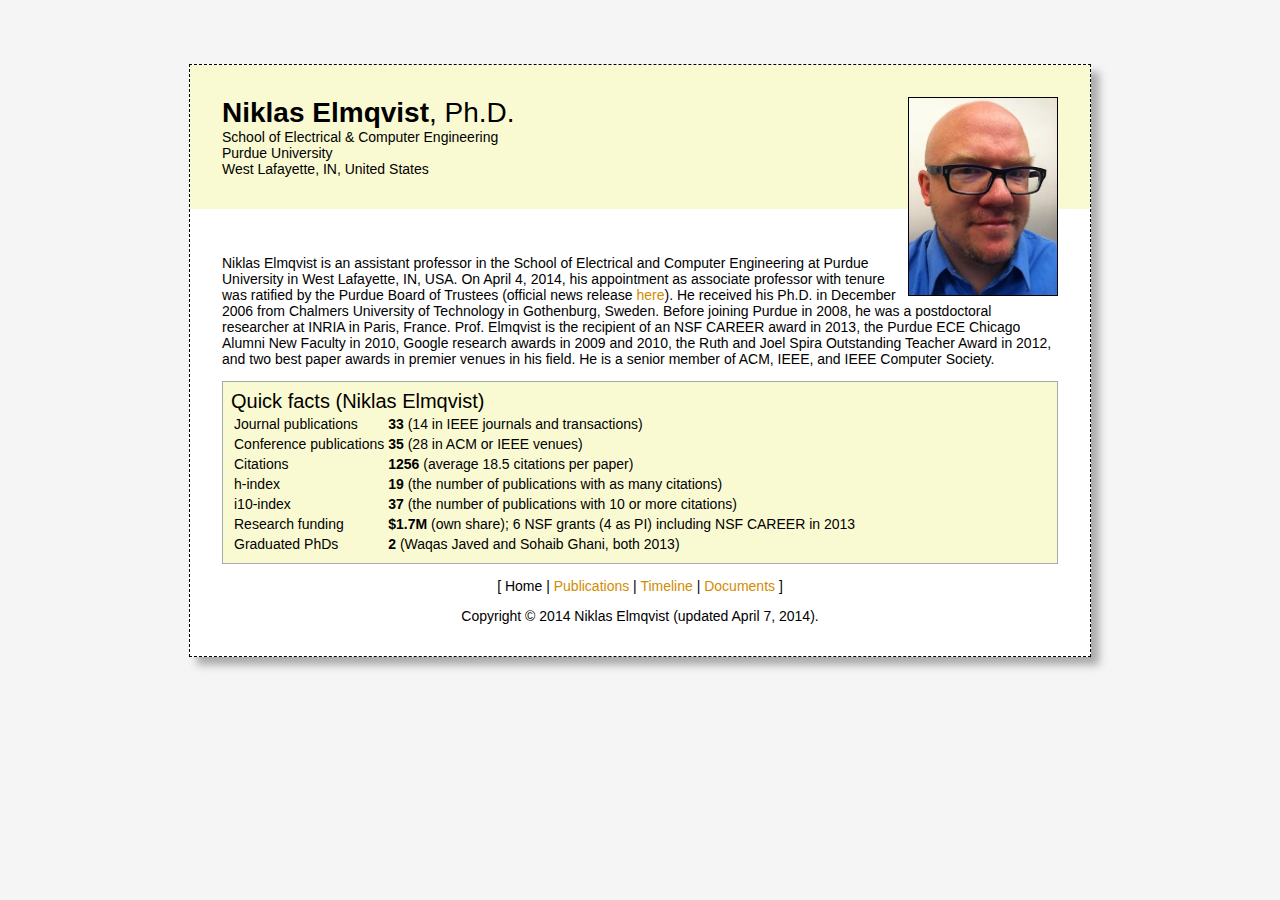
<file: index.html>
<?xml version="1.0" encoding="utf-8"?>
<!DOCTYPE html PUBLIC "-//W3C//DTD XHTML 1.0 Strict//EN"
        "http://www.w3.org/TR/xhtml1/DTD/xhtml1-strict.dtd">
<html xmlns="http://www.w3.org/1999/xhtml">

  <head>
    <meta http-equiv="Content-Type" content="text/html; charset=UTF8"/>
    <title>niklas elmqvist | tenure review</title>
    <link href="normal.css" type="text/css" rel="stylesheet"/>
  </head>
  
  <body>
    
    <div class="box">
      
      <div class="internal" style="background-color:
				   lightgoldenrodyellow;">
	
        <img class="right" src="images/elmqvist-thumb.jpg"
             alt="Niklas Elmqvist"/>
	
        <div class="title"><span class="title">Niklas
            Elmqvist</span>, Ph.D.</div>
        
        <div class="aff">School of Electrical &amp; Computer Engineering</div>
        <div class="aff">Purdue University</div>
        <div class="aff">West Lafayette, IN, United States</div>
	
      </div>
      
      
      <div class="internal">
	
        <p>Niklas Elmqvist is an assistant professor in the School of
          Electrical and Computer Engineering at Purdue University in
          West Lafayette, IN, USA.  On April 4, 2014, his appointment
          as associate professor with tenure was ratified by the
          Purdue Board of Trustees (official news
          release <a href="http://www.purdue.edu/newsroom/releases/2014/Q2/purdue-trustees-approve-faculty-promotions.html">here</a>).
          He received his Ph.D. in December 2006 from Chalmers
          University of Technology in Gothenburg, Sweden.  Before
          joining Purdue in 2008, he was a postdoctoral researcher at
          INRIA in Paris, France.  Prof. Elmqvist is the recipient of
          an NSF CAREER award in 2013, the Purdue ECE Chicago Alumni
          New Faculty in 2010, Google research awards in 2009 and
          2010, the Ruth and Joel Spira Outstanding Teacher Award in
          2012, and two best paper awards in premier venues in his
          field.  He is a senior member of ACM, IEEE, and IEEE
          Computer Society.</p>
	
        <div class="sidebar">
          <div class="heading">Quick facts (Niklas
            Elmqvist)</div>
	  
          <table style="border: 0px;">
            
            <tr>
              <td>Journal publications</td>
              <td><b>33</b> (14 in IEEE journals and transactions)</td>
            </tr>
	    
            <tr>
              <td>Conference publications</td>
              <td><b>35</b> (28 in ACM or IEEE venues)</td>
            </tr>
	    
            <tr>
              <td>Citations</td>
              <td><b>1256</b> (average 18.5 citations
                per paper)</td>
            </tr>
	    
            <tr>
              <td>h-index</td>
              <td><b>19</b> (the number of
                publications with as many
                citations)</td>
            </tr>
	    
            <tr>
              <td>i10-index</td>
              <td><b>37</b> (the number of
                publications with 10 or more
                citations)</td>
            </tr>
	    
            <tr>
              <td>Research funding</td>
              <td><b>$1.7M</b> (own share); 6 NSF
                grants (4 as PI) including NSF
                CAREER in 2013</td>
            </tr>
	    
            <tr>
              <td>Graduated PhDs</td>
              <td><b>2</b> (Waqas Javed and Sohaib
                Ghani, both 2013)</td>
            </tr>

          </table>

	  
        </div>
	
        <p style="text-align: center">
          [ Home
          | <a href="publications.html">Publications</a>
          | <a href="timeline.html">Timeline</a>
          | <a href="documents.html">Documents</a>
          ]
        </p>
        
        <div class="footer">Copyright &copy; 2014 Niklas Elmqvist
          (updated April 7, 2014).</div>
	
      </div>
    </div>
    <br/><br/>
  </body>
</html>
</file>
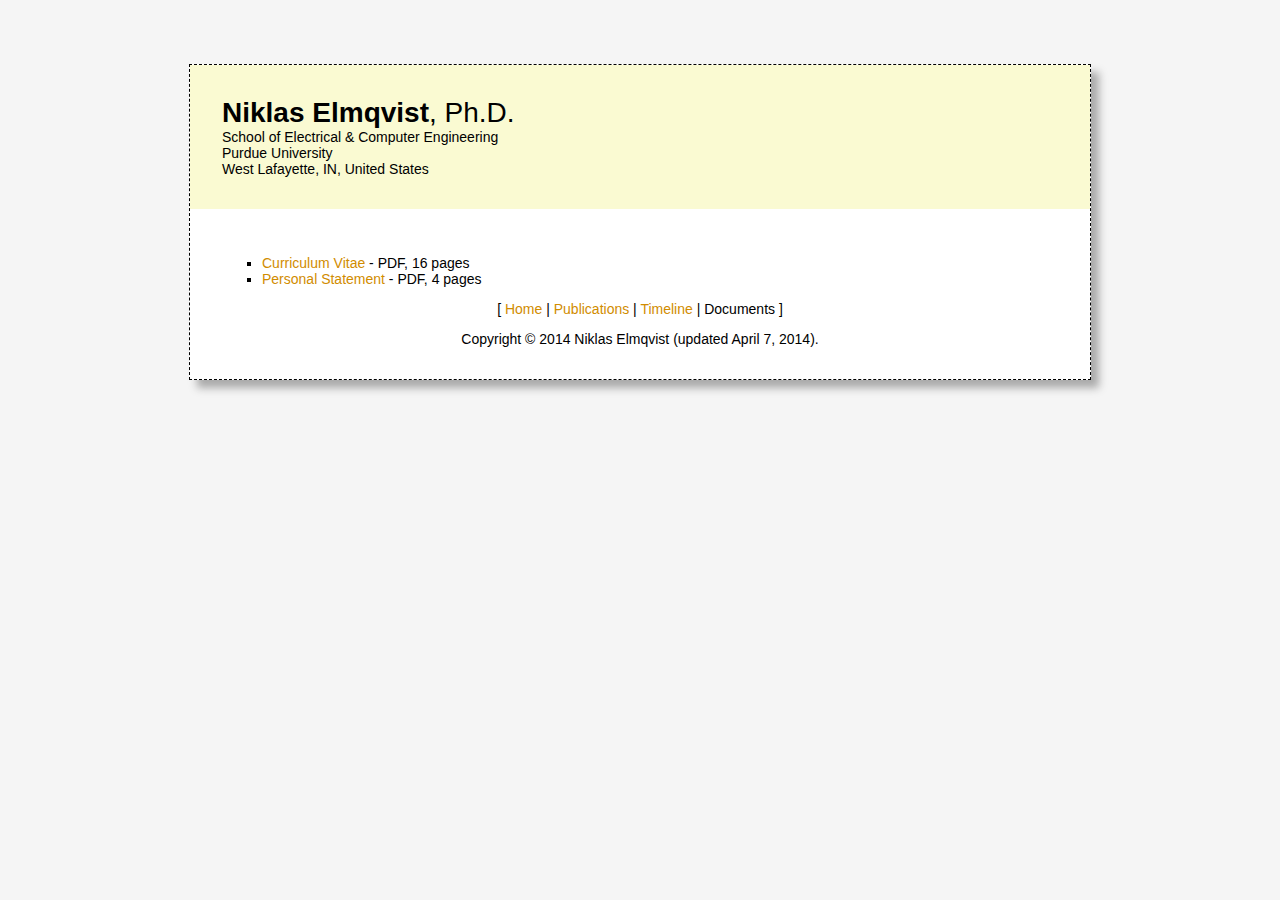
<file: documents.html>
<?xml version="1.0" encoding="utf-8"?>
<!DOCTYPE html PUBLIC "-//W3C//DTD XHTML 1.0 Strict//EN"
          "http://www.w3.org/TR/xhtml1/DTD/xhtml1-strict.dtd">
<html xmlns="http://www.w3.org/1999/xhtml">

  <head>
    <meta http-equiv="Content-Type" content="text/html; charset=UTF8"/>
    <title>niklas elmqvist | tenure review</title>
    <link href="normal.css" type="text/css" rel="stylesheet"/>
  </head>
  
  <body>
    
    <div class="box">

      <div class="internal" style="background-color:
				   lightgoldenrodyellow;">

        <div class="title"><span class="title">Niklas Elmqvist</span>,
            Ph.D.</div>

        <div class="aff">School of Electrical &amp; Computer Engineering</div>
        <div class="aff">Purdue University</div>
        <div class="aff">West Lafayette, IN, United States</div>
	
      </div>

      <div class="internal">
	
	<ul>
          <li><a href="doc/elmqvist-cv.pdf">Curriculum
              Vitae</a> - PDF, 16 pages</li>
	  
	  <li><a href="doc/elmqvist-personal-stmt.pdf">Personal
	  Statement</a> - PDF, 4 pages</li>
	  
	</ul>
	
	<p style="text-align: center">
	  [ <a href="index.html">Home</a>
	  | <a href="publications.html">Publications</a>
	  | <a href="timeline.html">Timeline</a>
	  | Documents
	  ]
	</p>
    
	<div class="footer">Copyright &copy; 2014 Niklas Elmqvist
	  (updated April 7, 2014).</div>
	
      </div>
    </div>
    <br/><br/>
  </body>
</html>
</file>
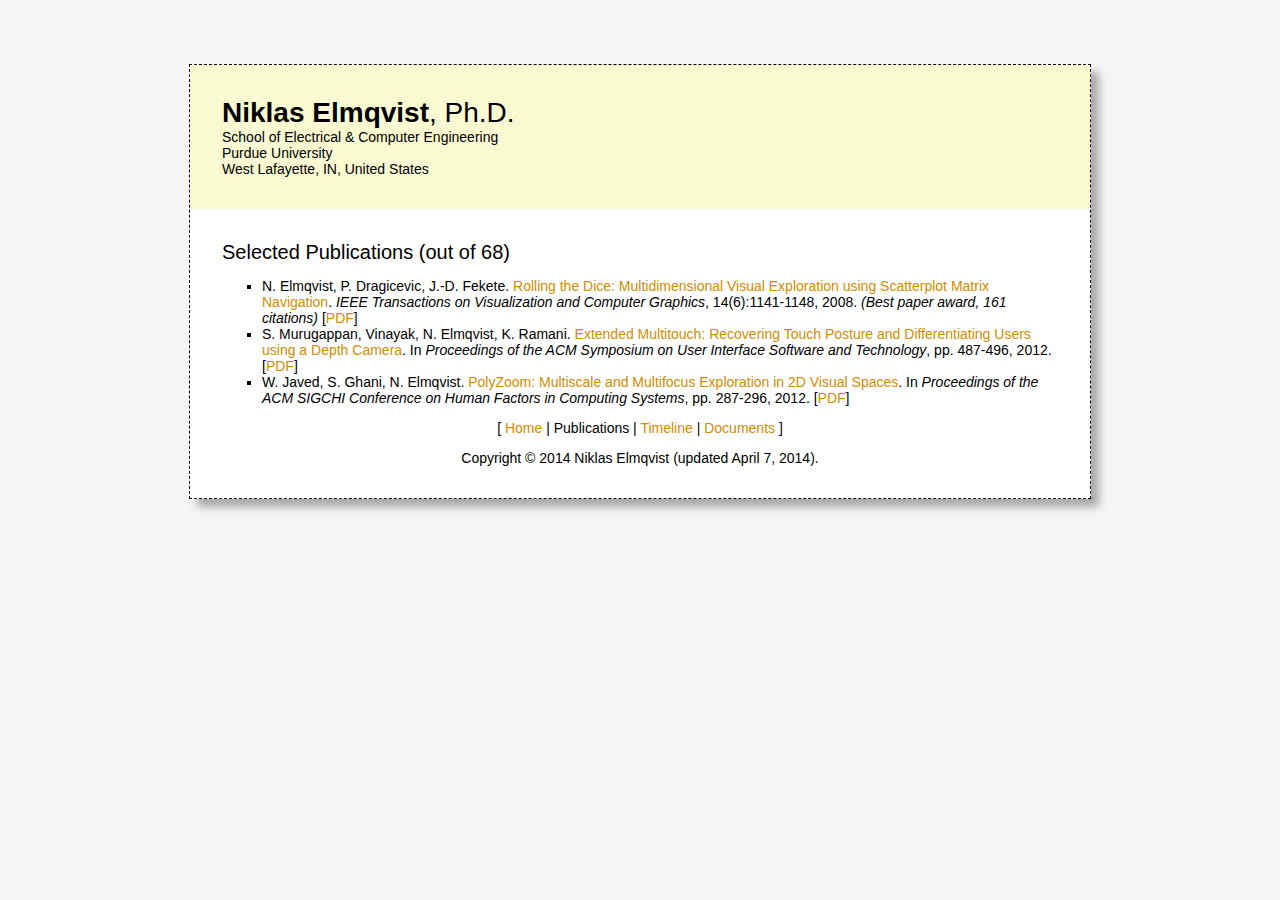
<file: publications.html>
<?xml version="1.0" encoding="utf-8"?>
<!DOCTYPE html PUBLIC "-//W3C//DTD XHTML 1.0 Strict//EN"
          "http://www.w3.org/TR/xhtml1/DTD/xhtml1-strict.dtd">
<html xmlns="http://www.w3.org/1999/xhtml">

  <head>
    <meta http-equiv="Content-Type" content="text/html; charset=UTF8"/>
    <title>niklas elmqvist | tenure review</title>
    <link href="normal.css" type="text/css" rel="stylesheet"/>
  </head>

  <body>

    <div class="box">

      <div class="internal" style="background-color:
				   lightgoldenrodyellow;">

        <div class="title"><span class="title">Niklas
            Elmqvist</span>, Ph.D.</div>

        <div class="aff">School of Electrical &amp; Computer Engineering</div>
        <div class="aff">Purdue University</div>
        <div class="aff">West Lafayette, IN, United States</div>

      </div>

      <div class="internal">

        <div class="heading">Selected Publications (out of 68)</div>

        <ul>
          
	  <li>N. Elmqvist, P. Dragicevic,
	    J.-D. Fekete. <a href="papers/scatterdice.pdf">Rolling the
	    Dice: Multidimensional Visual Exploration using
	    Scatterplot Matrix Navigation</a>. <i>IEEE Transactions on
	    Visualization and Computer Graphics</i>, 14(6):1141-1148,
	    2008. <i>(Best paper award, 161 citations)</i>
	    [<a href="papers/scatterdice.pdf">PDF</a>]</li>

          <li>S. Murugappan, Vinayak, N. Elmqvist, K.
            Ramani. <a href="papers/emtouch.pdf">Extended Multitouch:
            Recovering Touch Posture and Differentiating Users using a
            Depth Camera</a>. In <i>Proceedings of the ACM Symposium
            on User Interface Software and Technology</i>,
            pp. 487-496,
            2012. [<a href="papers/emtouch.pdf">PDF</a>]</li>

          <li>W. Javed, S. Ghani, N. Elmqvist.
	    <a href="papers/polyzoom.pdf">PolyZoom: Multiscale and
              Multifocus Exploration in 2D Visual
              Spaces</a>. In <i>Proceedings of the ACM SIGCHI
              Conference on Human Factors in Computing Systems</i>,
              pp. 287-296, 2012.
              [<a href="papers/polyzoom.pdf">PDF</a>]</li>
	  	  	  
        </ul>

        <p style="text-align: center">
          [ <a href="index.html">Home</a>
          | Publications
          | <a href="timeline.html">Timeline</a>
          | <a href="documents.html">Documents</a>
          ]
        </p>
        
        <div class="footer"> Copyright &copy; 2014 Niklas Elmqvist
          (updated April 7, 2014).</div>

      </div>
    </div>
    <br/><br/>
  </body>
</html>
</file>
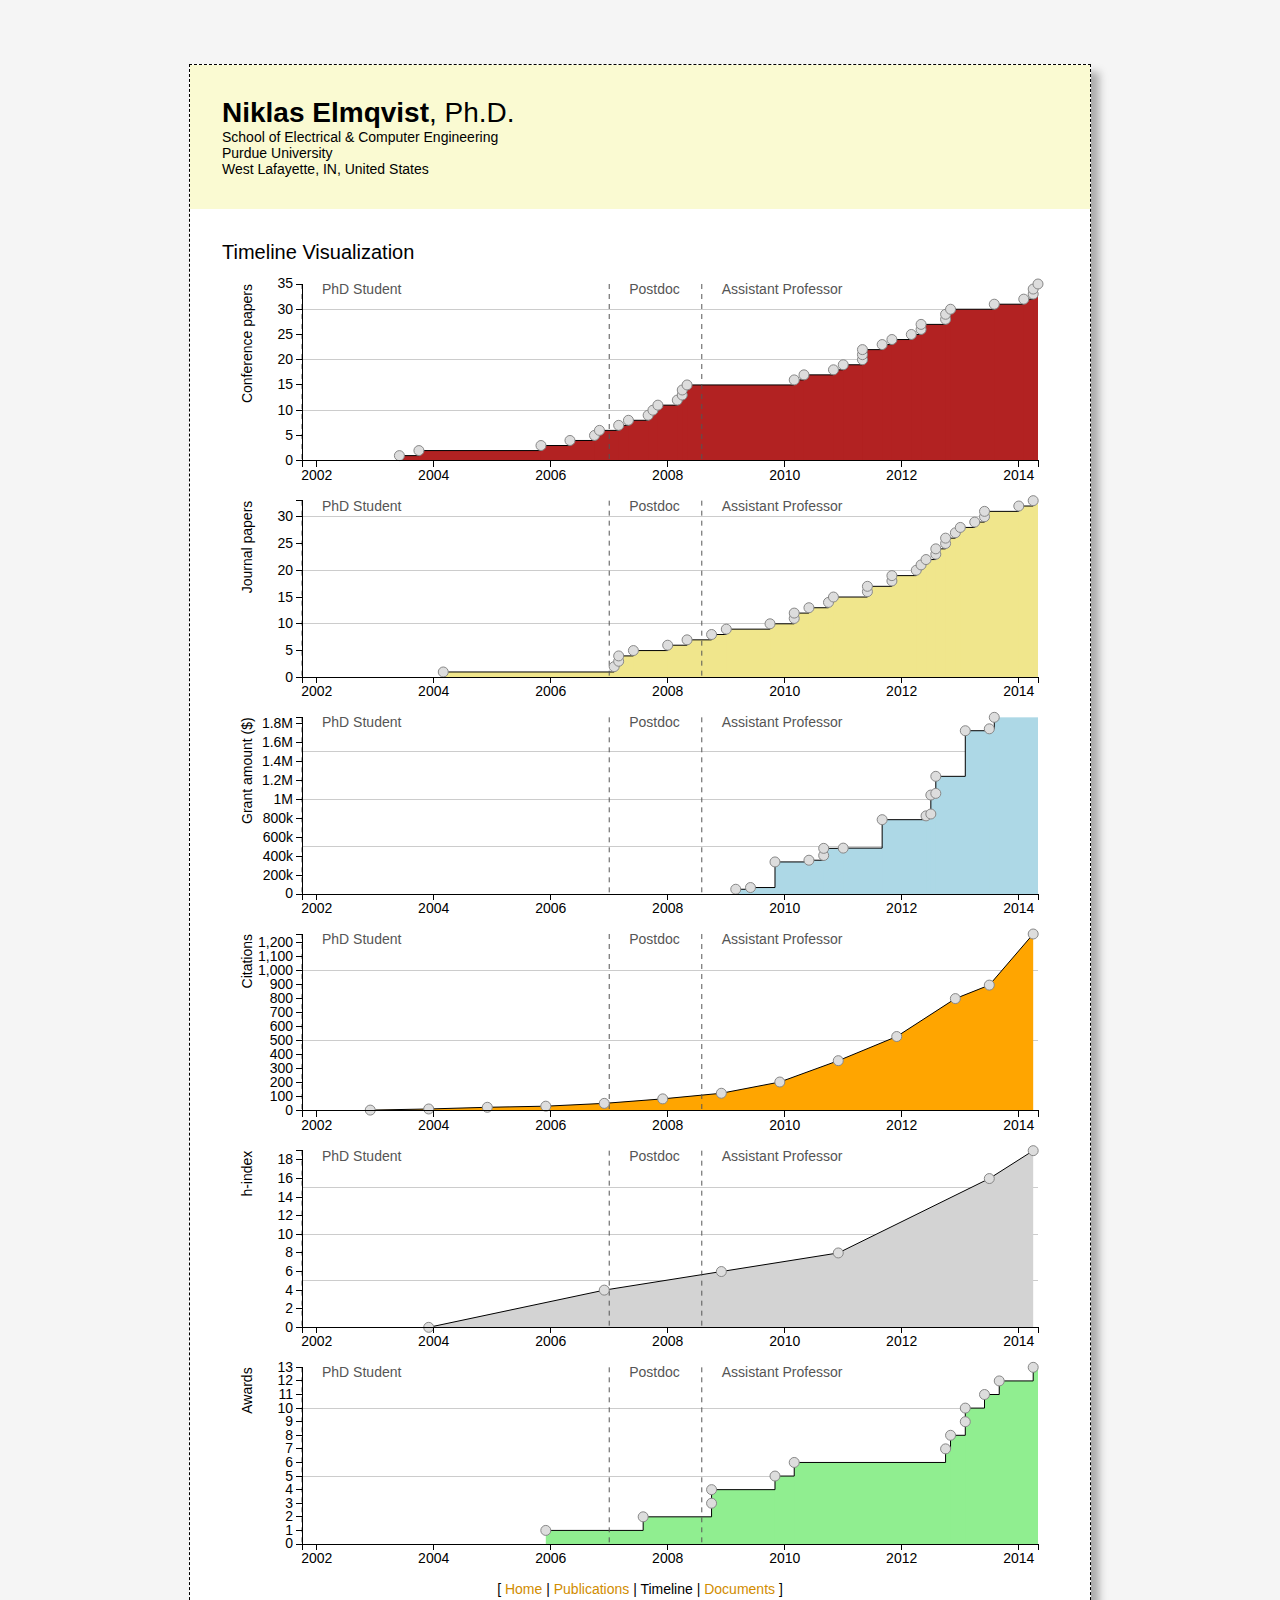
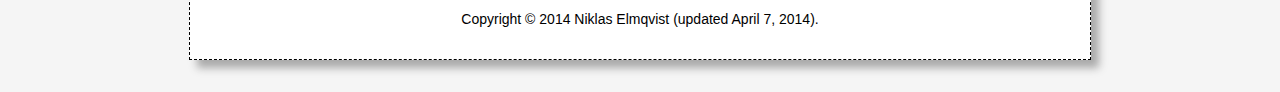
<file: timeline.html>
<?xml version="1.0" encoding="utf-8"?>
<!DOCTYPE html PUBLIC "-//W3C//DTD XHTML 1.0 Strict//EN"
          "http://www.w3.org/TR/xhtml1/DTD/xhtml1-strict.dtd">
<html xmlns="http://www.w3.org/1999/xhtml">

  <head>
    <meta http-equiv="Content-Type" content="text/html; charset=UTF8"/>
    <title>niklas elmqvist | tenure review</title>
    <link href="normal.css" type="text/css" rel="stylesheet"/>
  </head>

  <style>

    .axis path,
    .axis line {
	fill: none;
	stroke: #000;
	shape-rendering: crispEdges;
    }

    text {
	font-family: Helvetica;
    }

    .rule {
	stroke: #ccc;
	shape-rendering: crispEdges;
    }

    .event {
	stroke: #888;
	fill: #ddd;
    }

    .event-line {
	stroke: #000;
	fill: none;
    }

    .event-box {
	stroke: none;
    }

    .event-box.grants {
	fill: lightblue;
    }

    .event-box.awards {
	fill: lightgreen;
    }

    .event-box.citations {
	fill: orange;
    }

    .event-box.h-index {
	fill: lightgrey;
    }

    .event-box.conf {
	fill: firebrick;
    }

    .event-box.journal {
	fill: khaki;
    }

    .period {
	stroke: #555;
	fill: none;
	stroke-dasharray: 5, 5;
    }

    .period-text {
	fill: #555;
    }

  </style
  
  <body>

    <div class="box">

      <div class="internal" style="background-color:
				   lightgoldenrodyellow;">

        <div class="title"><span class="title">Niklas
            Elmqvist</span>, Ph.D.</div>

        <div class="aff">School of Electrical &amp; Computer
          Engineering</div>
        <div class="aff">Purdue University</div>
        <div class="aff">West Lafayette, IN, United States</div>

      </div>


      <div class="internal" id="container">

          <div class="heading">Timeline Visualization</div>
          
          <!--[if lt IE 9]>
          <img src="images/charts.png"/>
          <![endif]-->

          <!--[if !IE]><!-->
<svg width="836" height="1300"><g id="vis" transform="translate(80, 20)"><g id="conf" transform="translate(0, 0)"><line y1="176.66666666666666" y2="176.66666666666666" x1="0" x2="736" class="rule"></line><line y1="126.19047619047619" y2="126.19047619047619" x1="0" x2="736" class="rule"></line><line y1="75.71428571428572" y2="75.71428571428572" x1="0" x2="736" class="rule"></line><line y1="25.23809523809524" y2="25.23809523809524" x1="0" x2="736" class="rule"></line><rect class="event-box conf" x="97.38585418933624" y="171.61904761904762" id="0" width="638.6141458106638" height="5.047619047619037"></rect><rect class="event-box conf" x="116.92709466811753" y="166.57142857142856" id="1" width="619.0729053318825" height="10.095238095238102"></rect><rect class="event-box conf" x="238.979760609358" y="161.52380952380952" id="2" width="497.020239390642" height="15.142857142857139"></rect><rect class="event-box conf" x="267.97127312295976" y="156.47619047619048" id="3" width="468.02872687704024" height="20.190476190476176"></rect><rect class="event-box conf" x="292.4779107725789" y="151.42857142857142" id="4" width="443.5220892274211" height="25.23809523809524"></rect><rect class="event-box conf" x="297.44330794341676" y="146.38095238095238" id="5" width="438.55669205658324" height="30.285714285714278"></rect><rect class="event-box conf" x="316.6708741385564" y="141.33333333333331" id="6" width="419.3291258614436" height="35.33333333333334"></rect><rect class="event-box conf" x="326.43482045701853" y="136.28571428571428" id="7" width="409.56517954298147" height="40.38095238095238"></rect><rect class="event-box conf" x="346.1362350380849" y="131.23809523809524" id="8" width="389.8637649619151" height="45.428571428571416"></rect><rect class="event-box conf" x="350.94145810663764" y="126.19047619047619" id="9" width="385.05854189336236" height="50.47619047619047"></rect><rect class="event-box conf" x="355.9068552774756" y="121.14285714285714" id="10" width="380.0931447225244" height="55.52380952380952"></rect><rect class="event-box conf" x="375.29459557490026" y="116.09523809523809" id="11" width="360.70540442509974" height="60.57142857142857"></rect><rect class="event-box conf" x="380.25331882480964" y="111.04761904761904" id="12" width="355.74668117519036" height="65.61904761904762"></rect><rect class="event-box conf" x="380.25331882480964" y="106" id="13" width="355.74668117519036" height="70.66666666666666"></rect><rect class="event-box conf" x="385.05854189336236" y="100.95238095238095" id="14" width="350.94145810663764" height="75.71428571428571"></rect><rect class="event-box conf" x="492.2216902430178" y="95.9047619047619" id="15" width="243.7783097569822" height="80.76190476190476"></rect><rect class="event-box conf" x="501.9856365614799" y="90.85714285714285" id="16" width="234.0143634385201" height="85.80952380952381"></rect><rect class="event-box conf" x="531.457671381937" y="85.80952380952381" id="17" width="204.54232861806304" height="90.85714285714285"></rect><rect class="event-box conf" x="541.2349655422561" y="80.76190476190476" id="18" width="194.76503445774392" height="95.9047619047619"></rect><rect class="event-box conf" x="560.4491838955387" y="75.71428571428572" id="19" width="175.55081610446132" height="100.95238095238093"></rect><rect class="event-box conf" x="560.4491838955387" y="70.66666666666667" id="20" width="175.55081610446132" height="105.99999999999999"></rect><rect class="event-box conf" x="560.4491838955387" y="65.61904761904762" id="21" width="175.55081610446132" height="111.04761904761904"></rect><rect class="event-box conf" x="580.1505984766051" y="60.57142857142857" id="22" width="155.84940152339493" height="116.09523809523809"></rect><rect class="event-box conf" x="589.9212187159957" y="55.52380952380952" id="23" width="146.07878128400432" height="121.14285714285714"></rect><rect class="event-box conf" x="609.3089590134205" y="50.47619047619047" id="24" width="126.69104098657954" height="126.19047619047619"></rect><rect class="event-box conf" x="619.0729053318826" y="45.428571428571416" id="25" width="116.92709466811743" height="131.23809523809524"></rect><rect class="event-box conf" x="619.0729053318826" y="40.38095238095238" id="26" width="116.92709466811743" height="136.28571428571428"></rect><rect class="event-box conf" x="643.5795429815016" y="35.33333333333334" id="27" width="92.42045701849838" height="141.33333333333331"></rect><rect class="event-box conf" x="643.5795429815016" y="30.285714285714306" id="28" width="92.42045701849838" height="146.38095238095235"></rect><rect class="event-box conf" x="648.5449401523396" y="25.23809523809524" id="29" width="87.45505984766044" height="151.42857142857142"></rect><rect class="event-box conf" x="692.2724700761698" y="20.190476190476204" id="30" width="43.72752992383016" height="156.47619047619045"></rect><rect class="event-box conf" x="721.7511788175553" y="15.142857142857139" id="31" width="14.248821182444658" height="161.52380952380952"></rect><rect class="event-box conf" x="731.1947769314472" y="10.095238095238102" id="32" width="4.8052230685527775" height="166.57142857142856"></rect><rect class="event-box conf" x="731.1947769314472" y="5.047619047619037" id="33" width="4.8052230685527775" height="171.61904761904762"></rect><rect class="event-box conf" x="736" y="0" id="34" width="0" height="176.66666666666666"></rect><path class="event-line" d="M97.38585418933624,171.61904761904762H116.92709466811753V166.57142857142856H238.979760609358V161.52380952380952H267.97127312295976V156.47619047619048H292.4779107725789V151.42857142857142H297.44330794341676V146.38095238095238H316.6708741385564V141.33333333333331H326.43482045701853V136.28571428571428H346.1362350380849V131.23809523809524H350.94145810663764V126.19047619047619H355.9068552774756V121.14285714285714H375.29459557490026V116.09523809523809H380.25331882480964V111.04761904761904H380.25331882480964V106H385.05854189336236V100.95238095238095H492.2216902430178V95.9047619047619H501.9856365614799V90.85714285714285H531.457671381937V85.80952380952381H541.2349655422561V80.76190476190476H560.4491838955387V75.71428571428572H560.4491838955387V70.66666666666667H560.4491838955387V65.61904761904762H580.1505984766051V60.57142857142857H589.9212187159957V55.52380952380952H609.3089590134205V50.47619047619047H619.0729053318826V45.428571428571416H619.0729053318826V40.38095238095238H643.5795429815016V35.33333333333334H643.5795429815016V30.285714285714306H648.5449401523396V25.23809523809524H692.2724700761698V20.190476190476204H721.7511788175553V15.142857142857139H731.1947769314472V10.095238095238102H731.1947769314472V5.047619047619037H736V0"></path><g><line x1="0" x2="0" y1="0" y2="176.66666666666666" class="period"></line><line x1="307.220602103736" x2="307.220602103736" y1="0" y2="176.66666666666666" class="period"></line><line x1="399.7945593035909" x2="399.7945593035909" y1="0" y2="176.66666666666666" class="period"></line><text y="10" x="20" class="period-text">PhD Student</text><text y="10" x="327.220602103736" class="period-text">Postdoc</text><text y="10" x="419.7945593035909" class="period-text">Assistant Professor</text></g><circle class="event" cx="97.38585418933624" cy="171.61904761904762" r="5"><title>N. Elmqvist, P. Tsigas. Growing Squares: Animated Visualization of Causal Relations. In Proceedings of the ACM Symposium on Software Visualization, pp. 17–26, 2003. [20/65, 31% acc. rate]</title></circle><circle class="event" cx="116.92709466811753" cy="166.57142857142856" r="5"><title>N. Elmqvist, P. Tsigas. Causality Visualization Using Animated Growing Polygons. In Proceedings of the IEEE Symposium on Information Visualization, pp. 189–196, 2003. [29/90, 32% acc. rate]</title></circle><circle class="event" cx="238.979760609358" cy="161.52380952380952" r="5"><title>N. Elmqvist. BalloonProbe: Reducing Occlusion in 3D using Interactive Space Distortion. In Proceedings of the ACM Symposium on Virtual Reality Software &amp; Technology, pp. 134–137, 2005. [22/61, 36% acc. rate]</title></circle><circle class="event" cx="267.97127312295976" cy="156.47619047619048" r="5"><title>N. Elmqvist, P. Tsigas. View Projection Animation for Occlusion Reduction. In Proceedings of the ACM Conference on Advanced Visual Interfaces, pp. 471–475, 2006.</title></circle><circle class="event" cx="292.4779107725789" cy="151.42857142857142" r="5"><title>S. Sandberg, C. Håkansson, N. Elmqvist, P. Tsigas, F. Chen. Using 3D Audio Guidance to Locate Indoor Static Objects. In Proceedings of the Human Factors and Ergonomics Society 50th Annual Meeting, pp. 1581–1584, 2006.</title></circle><circle class="event" cx="297.44330794341676" cy="146.38095238095238" r="5"><title>N. Elmqvist, E. Tudoreanu. Evaluating the Effectiveness of Occlusion Reduction Techniques for 3D Virtual Environments. In Proceedings of the ACM Symposium on Virtual Reality Software &amp; Technology, pp. 9–18, 2006. [26/73, 36% acc. rate]</title></circle><circle class="event" cx="316.6708741385564" cy="141.33333333333331" r="5"><title>N. Elmqvist, P. Tsigas. A Taxonomy of 3D Occlusion Management Techniques. In Proceedings of the IEEE Conference on Virtual Reality, pp. 51–58, 2007. [26/130, 20% acc. rate]</title></circle><circle class="event" cx="326.43482045701853" cy="136.28571428571428" r="5"><title>N. Elmqvist, P. Tsigas. TrustNeighborhoods: Visualizing Trust in Distributed File Sharing Systems. In Proceedings of the Eurographics/IEEE VGTC Symposium on Visualization, pp. 107–114, 2007. [35/93, 38% acc. rate]</title></circle><circle class="event" cx="346.1362350380849" cy="131.23809523809524" r="5"><title>N. Elmqvist, U. Assarsson, P. Tsigas. Employing Dynamic Transparency for 3D Occlusion Management:  Design Issues and Evaluation. In Proceedings of INTERACT, pp. 532–545, 2007. [76/230, 33% acc. rate]</title></circle><circle class="event" cx="350.94145810663764" cy="126.19047619047619" r="5"><title>N. Elmqvist, J. Stasko, P. Tsigas. DataMeadow: A Visual Canvas for Analysis of Large-Scale Multivariate Data. In Proceedings of the IEEE Symposium on Visual Analytics Science &amp; Technology, pp. 187–194, 2007. [24/57, 42% acc. rate]</title></circle><circle class="event" cx="355.9068552774756" cy="121.14285714285714" r="5"><title>N. Elmqvist, E. Tudoreanu, P. Tsigas. Tour Generation for Exploration of 3D Virtual Environments. In Proceedings of the ACM Symposium on Virtual Reality Software &amp; Technology, pp. 207–210, 2007. [24/75, 32% acc. rate]</title></circle><circle class="event" cx="375.29459557490026" cy="116.09523809523809" r="5"><title>N. Elmqvist, T.-N. Do, H. Goodell, N. Henry, and J.-D. Fekete.  ZAME: Interactive Large-Scale Graph Visualization. In Proceedings of the IEEE Pacific Symposium on Visualization, pp. 215–222, 2008. [30/99, 30% acc. rate]</title></circle><circle class="event" cx="380.25331882480964" cy="111.04761904761904" r="5"><title>N. Elmqvist, E. Tudoreanu, P. Tsigas. Evaluating Motion Constraints for 3D Wayfinding in Immersive and Desktop Virtual Environments. In Proceedings of the ACM CHI Conference on Human Factors in Computing Systems, pp. 1769–1778, 2008. [157/714, 22% acc. rate]</title></circle><circle class="event" cx="380.25331882480964" cy="106" r="5"><title>N. Elmqvist, N. Henry, Y. Riche, J.-D. Fekete. Melange: Space Folding for Multi-Focus Interaction. In Proceedings of the ACM CHI Conference on Human Factors in Computing Systems, pp. 1333–1342, 2008. [157/714, 22% acc. rate]</title></circle><circle class="event" cx="385.05854189336236" cy="100.95238095238095" r="5"><title>N. Elmqvist, J.-D. Fekete.  Semantic Pointing for Object Picking in Complex 3D Environments.  In Proceedings of Graphics Interface, pp. 243–250, 2008. [34/85, 39% acc. rate]</title></circle><circle class="event" cx="492.2216902430178" cy="95.9047619047619" r="5"><title>W. Javed, N. Elmqvist.  Stack Zooming for Multi-Focus Interaction in Time-Series Data Visualization.  In Proceedings of the IEEE Pacific Symposium on Visualization, pp. 33–40, 2010. [27/84, 32% acc. rate]</title></circle><circle class="event" cx="501.9856365614799" cy="90.85714285714285" r="5"><title>J.-D. Fekete, N. Elmqvist, Y. Guiard. Motion-Pointing: Target Selection using Elliptical Motions.  In Proceedings of the ACM CHI Conference on Human Factors in Computing Systems, pp. 289–298, 2009. [289/1180, 24% acc. rate]</title></circle><circle class="event" cx="531.457671381937" cy="85.80952380952381" r="5"><title>K. Kim, W. Javed, C. Williams, N. Elmqvist, P. Irani. Hugin: A Framework for Awareness and Coordination in Mixed-Presence Collaborative Information Visualization.  In Proceedings of the ACM Conference on Interactive Tabletops and Surfaces, pp. 231-240, 2010. [34/120, 28% acc. rate]</title></circle><circle class="event" cx="541.2349655422561" cy="80.76190476190476" r="5"><title>K. Kim, S. Ko, N. Elmqvist, D. Ebert.  WordBridge: Using Composite Tag Clouds in Node-Link Diagrams for Visualizing Content and Relations in Text Corpora.  In Proceedings of the Hawaii International Conference on System Sciences (Visual Analytics Minitrack), pp. 1–8, 2011.</title></circle><circle class="event" cx="560.4491838955387" cy="75.71428571428572" r="5"><title>B. Kwon, W. Javed, N. Elmqvist, J. S. Yi.  Direct Manipulation Through Surrogate Objects. In Proceedings of the ACM CHI Conference on Human Factors in Computing Systems, pp. 627–636, 2011. [400/1540, 26% acc. rate]</title></circle><circle class="event" cx="560.4491838955387" cy="70.66666666666667" r="5"><title>S. Ghani, N. Elmqvist. Improving Revisitation in Graphs through Static Spatial Features.  In Proceedings of Graphics Interface, pp. 175–182, 2011. [28/75, 37% acc. rate]</title></circle><circle class="event" cx="560.4491838955387" cy="65.61904761904762" r="5"><title>P. Dragicevic, A. Bezerianos, W. Javed, N. Elmqvist, J.-D. Fekete.  Temporal Distortion for Animated Transitions.  In Proceedings of the ACM CHI Conference on Human Factors in Computing Systems, pp. 2009–2018, 2011. [400/1540, 26% acc. rate]</title></circle><circle class="event" cx="580.1505984766051" cy="60.57142857142857" r="5"><title>W. Javed, K. Kim, S. Ghani, N. Elmqvist. Evaluating Physical/Virtual Occlusion Management Techniques for Horizontal Displays.  In Proceedings of INTERACT, pp. 391–408, 2011. [111/402, 28% acc. rate]</title></circle><circle class="event" cx="589.9212187159957" cy="55.52380952380952" r="5"><title>S. Ko, K. Kim, T. Kulkarni, N. Elmqvist. Applying Mobile Device Soft Keyboards to Collaborative Multitouch Tabletop Displays: Design and Evaluation.  In Proceedings of the ACM Conference on Interactive Tabletops and Surfaces, pp. 130–139, 2011. [32/96, 33% acc. rate]</title></circle><circle class="event" cx="609.3089590134205" cy="50.47619047619047" r="5"><title>W. Javed, N. Elmqvist. Exploring the Design Space of Composite Visualization.  In Proceedings of the IEEE Pacific Symposium on Visualization, pp. 1–8, 2012. [30/89, 34% acc. rate]</title></circle><circle class="event" cx="619.0729053318826" cy="45.428571428571416" r="5"><title>W. Javed, S. Ghani, N. Elmqvist.  PolyZoom: Multiscale and Multifocus Exploration in 2D Visual Spaces.  In Proceedings of the ACM CHI Conference on Human Factors in Computing Systems, pp. 287–296, 2012. [370/1577, 23% acc. rate]</title></circle><circle class="event" cx="619.0729053318826" cy="40.38095238095238" r="5"><title>W. Javed, S. Ghani, N. Elmqvist. GravNav: Using a Gravity Model for Multi-Scale Navigation. In Proceedings of the ACM Conference on Advanced Visual Interfaces, pp. 217–224, 2012. [54/193, 28% acc. rate]</title></circle><circle class="event" cx="643.5795429815016" cy="35.33333333333334" r="5"><title>S. Murugappan, F. Vinayak, N. Elmqvist, K. Ramani.  Extended Multitouch: Recovering Touch Posture and Differentiating Users using a Depth Camera. In Proceedings of the ACM Symposium on User Interface Software and Technology, pp. 487–496, 2012.</title></circle><circle class="event" cx="643.5795429815016" cy="30.285714285714306" r="5"><title>A. Malik, R. Maciejewski, Y. Jang, W. Huang, N. Elmqvist, D.S. Ebert.  A Correlative Analysis Process in a Visual Analytics Environment.  In Proceedings of the IEEE Conference on Visual Analytics Science and Technology, pp. 33–42, 2012. [29/104, 28% acc. rate]</title></circle><circle class="event" cx="648.5449401523396" cy="25.23809523809524" r="5"><title>W. McGrath, B. Bowman, D. McCallum, J. D. Hincapié-Ramos, N. Elmqvist, P. Irani.  Branch-Explore-Merge: Facilitating Real-Time Revision Control in Collaborative Visual Exploration.  In Proceedings of the ACM Conference on Interactive Tabletops and Surfaces, pp. 235–244, 2012. [30/103, 29% acc. rate]</title></circle><circle class="event" cx="692.2724700761698" cy="20.190476190476204" r="5"><title>D. Ramanujan, W. Benjamin, W. Z. Bernstein, N. Elmqvist, K. Ramani. ShapeSift: Suggesting Sustainable Options in Design Reuse from Part Repositories. In Proceedings of the ASME Conference on IDETC/CIE, 2013. (Best paper award)</title></circle><circle class="event" cx="721.7511788175553" cy="15.142857142857139" r="5"><title>A. M. M. Razip, A. Malik, S. Afzal, M. Potrawski, R. Maciejewski, Y. Jang, N. Elmqvist, D. Ebert. A Mobile Visual Analytics Approach for Law Enforcement Situation Awareness. In Proceedings of the IEEE Pacific Symposium on Visualization, 2014. [29/99, 29% acc. rate]</title></circle><circle class="event" cx="731.1947769314472" cy="10.095238095238102" r="5"><title>Z. Zhao, S. K. Badam, S. Chandrasegaran, D. G. Park, N. Elmqvist, L. Kisselburgh, K. Ramani. skWiki: A Multimedia Sketching System for Collaborative Creativity. In Proceedings of the ACM CHI Conference on Human Factors in Computing Systems, to appear, 2014. [471/2064, 22.8% acc. rate]</title></circle><circle class="event" cx="731.1947769314472" cy="5.047619047619037" r="5"><title>W. Benjamin, S. Chandrasegaran, D. Ramanujan, N. Elmqvist, S.V.N. Vishwanathan, K. Ramani. Juxtapoze: Supporting Serendipity and Creative Expression in Clipart Compositions. In Proceedings of the ACM CHI Conference on Human Factors in Computing Systems, to appear, 2014. [471/2064, 22.8% acc. rate]</title></circle><circle class="event" cx="736" cy="0" r="5"><title>S. K. Badam, S. Chandrasegaran, N. Elmqvist, K. Ramani. Tracing and Sketching Performance using Blunt-Tipped Styli on Direct-Touch Tablets. In Proceedings of the ACM Conference on Advanced Visual Interfaces, to appear, 2014. [31/110, 28% acc. rate]</title></circle><g class="x axis" transform="translate(0, 176.66666666666666)"><g transform="translate(14.742691331157056,0)" style="opacity: 1;"><line class="tick" y2="6" x2="0"></line><text y="9" x="0" dy=".71em" style="text-anchor: middle;">2002</text></g><g transform="translate(131.66978599927458,0)" style="opacity: 1;"><line class="tick" y2="6" x2="0"></line><text y="9" x="0" dy=".71em" style="text-anchor: middle;">2004</text></g><g transform="translate(248.7570547696772,0)" style="opacity: 1;"><line class="tick" y2="6" x2="0"></line><text y="9" x="0" dy=".71em" style="text-anchor: middle;">2006</text></g><g transform="translate(365.68414943779476,0)" style="opacity: 1;"><line class="tick" y2="6" x2="0"></line><text y="9" x="0" dy=".71em" style="text-anchor: middle;">2008</text></g><g transform="translate(482.77141820819736,0)" style="opacity: 1;"><line class="tick" y2="6" x2="0"></line><text y="9" x="0" dy=".71em" style="text-anchor: middle;">2010</text></g><g transform="translate(599.6985128763149,0)" style="opacity: 1;"><line class="tick" y2="6" x2="0"></line><text y="9" x="0" dy=".71em" style="text-anchor: middle;">2012</text></g><g transform="translate(716.7857816467175,0)" style="opacity: 1;"><line class="tick" y2="6" x2="0"></line><text y="9" x="0" dy=".71em" style="text-anchor: middle;">2014</text></g><path class="domain" d="M0,6V0H736V6"></path></g><g class="y axis"><g transform="translate(0,176.66666666666666)" style="opacity: 1;"><line class="tick" x2="-6" y2="0"></line><text x="-9" y="0" dy=".32em" style="text-anchor: end;">0</text></g><g transform="translate(0,151.42857142857142)" style="opacity: 1;"><line class="tick" x2="-6" y2="0"></line><text x="-9" y="0" dy=".32em" style="text-anchor: end;">5</text></g><g transform="translate(0,126.19047619047619)" style="opacity: 1;"><line class="tick" x2="-6" y2="0"></line><text x="-9" y="0" dy=".32em" style="text-anchor: end;">10</text></g><g transform="translate(0,100.95238095238095)" style="opacity: 1;"><line class="tick" x2="-6" y2="0"></line><text x="-9" y="0" dy=".32em" style="text-anchor: end;">15</text></g><g transform="translate(0,75.71428571428572)" style="opacity: 1;"><line class="tick" x2="-6" y2="0"></line><text x="-9" y="0" dy=".32em" style="text-anchor: end;">20</text></g><g transform="translate(0,50.47619047619047)" style="opacity: 1;"><line class="tick" x2="-6" y2="0"></line><text x="-9" y="0" dy=".32em" style="text-anchor: end;">25</text></g><g transform="translate(0,25.23809523809524)" style="opacity: 1;"><line class="tick" x2="-6" y2="0"></line><text x="-9" y="0" dy=".32em" style="text-anchor: end;">30</text></g><g transform="translate(0,0)" style="opacity: 1;"><line class="tick" x2="-6" y2="0"></line><text x="-9" y="0" dy=".32em" style="text-anchor: end;">35</text></g><path class="domain" d="M-6,0H0V176.66666666666666H-6"></path><text transform="rotate(-90)" y="-60" dy=".71em" style="text-anchor: end;">Conference papers</text></g></g><g id="journal" transform="translate(0, 216.66666666666666)"><line y1="176.66666666666666" y2="176.66666666666666" x1="0" x2="736" class="rule"></line><line y1="123.13131313131312" y2="123.13131313131312" x1="0" x2="736" class="rule"></line><line y1="69.59595959595958" y2="69.59595959595958" x1="0" x2="736" class="rule"></line><line y1="16.060606060606034" y2="16.060606060606034" x1="0" x2="736" class="rule"></line><rect class="event-box journal" x="141.28023213638014" y="171.3131313131313" id="0" width="594.7197678636198" height="5.353535353535364"></rect><rect class="event-box journal" x="312.1859992745738" y="165.95959595959596" id="1" width="423.8140007254262" height="10.707070707070699"></rect><rect class="event-box journal" x="316.6708741385564" y="160.6060606060606" id="2" width="419.3291258614436" height="16.060606060606062"></rect><rect class="event-box journal" x="316.6708741385564" y="155.25252525252523" id="3" width="419.3291258614436" height="21.414141414141426"></rect><rect class="event-box journal" x="331.4002176278564" y="149.8989898989899" id="4" width="404.5997823721436" height="26.76767676767676"></rect><rect class="event-box journal" x="365.68414943779476" y="144.54545454545453" id="5" width="370.31585056220524" height="32.121212121212125"></rect><rect class="event-box journal" x="385.05854189336236" y="139.19191919191917" id="6" width="350.94145810663764" height="37.47474747474749"></rect><rect class="event-box journal" x="409.5651795429816" y="133.83838383838383" id="7" width="326.4348204570184" height="42.82828282828282"></rect><rect class="event-box journal" x="424.3078708741386" y="128.4848484848485" id="8" width="311.6921291258614" height="48.18181818181816"></rect><rect class="event-box journal" x="468.0287268770403" y="123.13131313131312" id="9" width="267.9712731229597" height="53.535353535353536"></rect><rect class="event-box journal" x="492.2216902430178" y="117.77777777777777" id="10" width="243.7783097569822" height="58.888888888888886"></rect><rect class="event-box journal" x="492.2216902430178" y="112.42424242424242" id="11" width="243.7783097569822" height="64.24242424242424"></rect><rect class="event-box journal" x="506.9510337323178" y="107.07070707070707" id="12" width="229.0489662676822" height="69.59595959595958"></rect><rect class="event-box journal" x="526.4922742110991" y="101.71717171717171" id="13" width="209.50772578890087" height="74.94949494949495"></rect><rect class="event-box journal" x="531.457671381937" y="96.36363636363635" id="14" width="204.54232861806304" height="80.30303030303031"></rect><rect class="event-box journal" x="565.4145810663765" y="91.010101010101" id="15" width="170.5854189336235" height="85.65656565656566"></rect><rect class="event-box journal" x="565.4145810663765" y="85.65656565656566" id="16" width="170.5854189336235" height="91.010101010101"></rect><rect class="event-box journal" x="589.9212187159957" y="80.30303030303031" id="17" width="146.07878128400432" height="96.36363636363635"></rect><rect class="event-box journal" x="589.9212187159957" y="74.94949494949493" id="18" width="146.07878128400432" height="101.71717171717172"></rect><rect class="event-box journal" x="614.2676822633298" y="69.59595959595958" id="19" width="121.73231773667021" height="107.07070707070707"></rect><rect class="event-box journal" x="619.0729053318826" y="64.24242424242424" id="20" width="116.92709466811743" height="112.42424242424242"></rect><rect class="event-box journal" x="624.0383025027204" y="58.88888888888887" id="21" width="111.9616974972796" height="117.77777777777779"></rect><rect class="event-box journal" x="633.808922742111" y="53.53535353535352" id="22" width="102.19107725788899" height="123.13131313131314"></rect><rect class="event-box journal" x="633.808922742111" y="48.18181818181819" id="23" width="102.19107725788899" height="128.48484848484847"></rect><rect class="event-box journal" x="643.5795429815016" y="42.82828282828282" id="24" width="92.42045701849838" height="133.83838383838383"></rect><rect class="event-box journal" x="643.5795429815016" y="37.47474747474749" id="25" width="92.42045701849838" height="139.19191919191917"></rect><rect class="event-box journal" x="653.3568371418208" y="32.121212121212125" id="26" width="82.64316285817915" height="144.54545454545453"></rect><rect class="event-box journal" x="658.3222343126588" y="26.76767676767676" id="27" width="77.6777656873412" height="149.8989898989899"></rect><rect class="event-box journal" x="672.7312295973885" y="21.414141414141426" id="28" width="63.268770402611494" height="155.25252525252523"></rect><rect class="event-box journal" x="682.5018498367792" y="16.060606060606034" id="29" width="53.49815016322077" height="160.60606060606062"></rect><rect class="event-box journal" x="682.5018498367792" y="10.707070707070699" id="30" width="53.49815016322077" height="165.95959595959596"></rect><rect class="event-box journal" x="716.7857816467175" y="5.353535353535335" id="31" width="19.21421835328249" height="171.31313131313132"></rect><rect class="event-box journal" x="731.1947769314472" y="0" id="32" width="4.8052230685527775" height="176.66666666666666"></rect><path class="event-line" d="M141.28023213638014,171.3131313131313H312.1859992745738V165.95959595959596H316.6708741385564V160.6060606060606H316.6708741385564V155.25252525252523H331.4002176278564V149.8989898989899H365.68414943779476V144.54545454545453H385.05854189336236V139.19191919191917H409.5651795429816V133.83838383838383H424.3078708741386V128.4848484848485H468.0287268770403V123.13131313131312H492.2216902430178V117.77777777777777H492.2216902430178V112.42424242424242H506.9510337323178V107.07070707070707H526.4922742110991V101.71717171717171H531.457671381937V96.36363636363635H565.4145810663765V91.010101010101H565.4145810663765V85.65656565656566H589.9212187159957V80.30303030303031H589.9212187159957V74.94949494949493H614.2676822633298V69.59595959595958H619.0729053318826V64.24242424242424H624.0383025027204V58.88888888888887H633.808922742111V53.53535353535352H633.808922742111V48.18181818181819H643.5795429815016V42.82828282828282H643.5795429815016V37.47474747474749H653.3568371418208V32.121212121212125H658.3222343126588V26.76767676767676H672.7312295973885V21.414141414141426H682.5018498367792V16.060606060606034H682.5018498367792V10.707070707070699H716.7857816467175V5.353535353535335H731.1947769314472V0"></path><g><line x1="0" x2="0" y1="0" y2="176.66666666666666" class="period"></line><line x1="307.220602103736" x2="307.220602103736" y1="0" y2="176.66666666666666" class="period"></line><line x1="399.7945593035909" x2="399.7945593035909" y1="0" y2="176.66666666666666" class="period"></line><text y="10" x="20" class="period-text">PhD Student</text><text y="10" x="327.220602103736" class="period-text">Postdoc</text><text y="10" x="419.7945593035909" class="period-text">Assistant Professor</text></g><circle class="event" cx="141.28023213638014" cy="171.3131313131313" r="5"><title>N. Elmqvist, P. Tsigas. Animated Visualization of Causal Relations through Growing 2D Geometry. Information Visualization, 3(3):154–172, 2004, Palgrave Macmillan.</title></circle><circle class="event" cx="312.1859992745738" cy="165.95959595959596" r="5"><title>N. Elmqvist, E. Tudoreanu. Occlusion Management in Immersive and Desktop 3D Virtual Environments: Theory and Evaluation. International Journal of Virtual Reality, 6(2):21–32, 2007. (Best paper award) [1/29, 3.5% rate]</title></circle><circle class="event" cx="316.6708741385564" cy="160.6060606060606" r="5"><title>N. Elmqvist, P. Tsigas. CiteWiz: A Tool for the Visualization of Scientific Citation Networks. Information Visualization, 6(3):215–232, 2007.</title></circle><circle class="event" cx="316.6708741385564" cy="155.25252525252523" r="5"><title>N. Henry, H. Goodell, N. Elmqvist, J.-D. Fekete. 20 Years of Four HCI Conferences: A Visual Exploration. International Journal of Human-Computer Interaction, 23(3):239–285, 2007.</title></circle><circle class="event" cx="331.4002176278564" cy="149.8989898989899" r="5"><title>N. Elmqvist, P. Tsigas. View-Projection Animation for 3D Occlusion Management.  Computers &amp; Graphics, 31(6):864–876, 2007.</title></circle><circle class="event" cx="365.68414943779476" cy="144.54545454545453" r="5"><title>N. Elmqvist, J. Stasko, P. Tsigas. DataMeadow: A Visual Canvas for Analysis of Large-Scale Multivariate Data. Information Visualization, 7(1):18–33, 2008.</title></circle><circle class="event" cx="385.05854189336236" cy="139.19191919191917" r="5"><title>N. Elmqvist, P. Tsigas.  A Taxonomy of 3D Occlusion Management for Visualization.  IEEE Transactions on Visualization and Computer Graphics, 14(5):1095–1109, 2008.</title></circle><circle class="event" cx="409.5651795429816" cy="133.83838383838383" r="5"><title>N. Elmqvist, P. Dragicevic, J.-D. Fekete.  Rolling the Dice: Multidimensional Visual Exploration using Scatterplot Matrix Navigation.  IEEE Transactions on Visualization and Computer Graphics (IEEE Vis/InfoVis 2008 proceedings), 14(6):1141–1148, 2008. [28/107, 26% acc. rate] (Best paper award) [1/28, 3.6% rate]</title></circle><circle class="event" cx="424.3078708741386" cy="128.4848484848485" r="5"><title>N. Elmqvist, U. Assarsson, P. Tsigas.  Dynamic Transparency for 3D Visualization: Design and Evaluation.  International Journal of Virtual Reality, 8(1):65–78, 2009.</title></circle><circle class="event" cx="468.0287268770403" cy="123.13131313131312" r="5"><title>B. McDonnel, N. Elmqvist.  Towards Utilizing GPUs in Information Visualization: Model and Implementation.  IEEE Transactions on Visualization and Computer Graphics (IEEE Vis/InfoVis 2009 proceedings), 15(6):1105–1112, 2009. [37/142, 26% acc. rate]</title></circle><circle class="event" cx="492.2216902430178" cy="117.77777777777777" r="5"><title>N. Elmqvist, Y. Riche, N. Henry, J.-D. Fekete.  Mélange: Space Folding for Visual Exploration.  IEEE Transactions on Visualization and Computer Graphics, 16(3):468–483, 2010.</title></circle><circle class="event" cx="492.2216902430178" cy="112.42424242424242" r="5"><title>N. Elmqvist, J.-D. Fekete.  Hierarchical Aggregation for Information Visualization: Overview, Techniques and Design Guidelines.  IEEE Transactions on Visualization and Computer Graphics, 16(3):439–454, 2010.</title></circle><circle class="event" cx="506.9510337323178" cy="107.07070707070707" r="5"><title>A. Bezerianos, F. Chevalier, P. Dragicevic, N. Elmqvist, J.-D. Fekete.  GraphDice:  A System for Exploring Multivariate Social Networks.  Computer Graphics Forum (IEEE EuroVis 2010 proceedings), 29(3): 863–872, 2010. [48/164, 29% acc. rate]</title></circle><circle class="event" cx="526.4922742110991" cy="101.71717171717171" r="5"><title>W. Javed, B. McDonnel, N. Elmqvist.  Graphical Perception of Multiple Time Series.  IEEE Transactions on Visualization and Computer Graphics (IEEE Vis/InfoVis 2010 proceedings), 16(6):927–934, 2010. [35/135, 26% acc. rate]</title></circle><circle class="event" cx="531.457671381937" cy="96.36363636363635" r="5"><title>J. S. Yi, N. Elmqvist, S. Lee.  TimeMatrix: Visualizing Temporal Social Networks Using Interactive Matrix-Based Visualizations.  International Journal of Human-Computer Interaction, 26(11–12):1031–1051, 2010.</title></circle><circle class="event" cx="565.4145810663765" cy="91.010101010101" r="5"><title>S. Ghani, N. Henry Riche, N. Elmqvist. Dynamic Insets for Context-Aware Graph Navigation.  Computer Graphics Forum (IEEE EuroVis 2011 proceedings), 30(3):861–870, 2011. [54/190, 28% acc. rate]</title></circle><circle class="event" cx="565.4145810663765" cy="85.65656565656566" r="5"><title>N. Elmqvist, P. Dragicevic, J.-D. Fekete. Color Lens: Adaptive Color Scale Optimization for Visual Exploration.  IEEE Transactions on Visualization and Computer Graphics, 17(6):795–807, 2011.</title></circle><circle class="event" cx="589.9212187159957" cy="80.30303030303031" r="5"><title>P. Isenberg, N. Elmqvist, D. Cernea, J. Scholtz, K.-L. Ma, H. Hagen. Collaborative Visualization: Definition, Challenges, and Research Agenda. Information Visualization, 10(4):310–326, 2011.</title></circle><circle class="event" cx="589.9212187159957" cy="74.94949494949493" r="5"><title>N. Elmqvist, A. Vande Moere, H.-C. Jetter, D. Cernea, H. Reiterer, T. J. Jankun-Kelly. Fluid Interaction for Information Visualization.  Information Visualization, 10(4):327–340, 2011.</title></circle><circle class="event" cx="614.2676822633298" cy="69.59595959595958" r="5"><title>K. Kim, N. Elmqvist.  Embodied Lenses for Collaborative Visual Queries on Tabletop Displays. Information Visualization, 11(4):319–338, 2012.</title></circle><circle class="event" cx="619.0729053318826" cy="64.24242424242424" r="5"><title>N. Elmqvist, D. S. Ebert.  Leveraging Multidisciplinarity in a Visual Analytics Graduate Course. IEEE Computer Graphics &amp; Applications, 32(3):84–87, May/June 2012.</title></circle><circle class="event" cx="624.0383025027204" cy="58.88888888888887" r="5"><title>S. Ghani, N. Elmqvist, J. S. Yi. Perception of Animated Node-Link Diagrams for Dynamic Graphs. Computer Graphics Forum (IEEE EuroVis 2012 proceedings), 31(3):1205–1214, 2012. [55/202, 27% acc. rate]</title></circle><circle class="event" cx="633.808922742111" cy="53.53535353535352" r="5"><title>B. Bowman, N. Elmqvist, T. J. Jankun-Kelly. Toward Visualization for Games: Theory, Design Space, and Patterns.  IEEE Transactions on Visualization and Computer Graphics, 18(11):1956–1968, 2012.</title></circle><circle class="event" cx="633.808922742111" cy="48.18181818181819" r="5"><title>B. Kwon, W. Javed, S. Ghani, N. Elmqvist, J. S. Yi, D. Ebert. Evaluating the Role of Time in Investigative Analysis of Document Collections. IEEE Transactions on Visualization and Computer Graphics, 18(11):1992–2004, 2012.</title></circle><circle class="event" cx="643.5795429815016" cy="42.82828282828282" r="5"><title>S. Afzal, R. Maciejewski, Y. Jang, N. Elmqvist, D.S. Ebert.  Spatial Text Visualization Using Automatic Typographic Maps.  IEEE Transactions on Visualization and Computer Graphics (IEEE SciVis/InfoVis 2012 proceedings), 18(12):2556–2564, 2012. [44/178, 25% acc. rate]</title></circle><circle class="event" cx="643.5795429815016" cy="37.47474747474749" r="5"><title>K. P. C. Madhavan, M. Vorvoreanu, N. Elmqvist, A. Johri, N. Ramakrishnan, G. A. Wang, A. McKenna.  Portfolio Mining.  IEEE Computer, 45(10):95–99, 2012.</title></circle><circle class="event" cx="653.3568371418208" cy="32.121212121212125" r="5"><title>W. Javed, N. Elmqvist. Stack Zooming for Multi-Focus Interaction in Skewed-Aspect Visual Spaces. IEEE Transactions on Visualization and Computer Graphics, to appear, 2013.</title></circle><circle class="event" cx="658.3222343126588" cy="26.76767676767676" r="5"><title>S. MacNeil, N. Elmqvist. Visualization Mosaics for Multivariate Visual Exploration.  Computer Graphics Forum, to appear, 2013.</title></circle><circle class="event" cx="672.7312295973885" cy="21.414141414141426" r="5"><title>N. Elmqvist, P. Irani. Ubiquitous Analytics: Interacting with Big Data Anywhere, Anytime. IEEE Computer, 46(4):86–89, 2013.</title></circle><circle class="event" cx="682.5018498367792" cy="16.060606060606034" r="5"><title>W. Javed, N. Elmqvist. ExPlates: Spatializing Interactive Analysis to Scaffold Visual Exploration.  Computer Graphics Forum (IEEE EuroVis 2013 proceedings), to appear, 2013. [49/177, 28% acc. rate]</title></circle><circle class="event" cx="682.5018498367792" cy="10.707070707070699" r="5"><title>S. Ghani, B. Kwon, S. Lee, J. S. Yi, N. Elmqvist. Visual Analytics for Multimodal Social Network Analysis: A Design Study with Social Scientists. IEEE Transactions on Visualization and Computer Graphics (IEEE SciVis/InfoVis/VAST 2013 proceedings), 19(12):2032-2041, 2013. [33/125, 26% acc. rate]</title></circle><circle class="event" cx="716.7857816467175" cy="5.353535353535335" r="5"><title>E. R. Fisher, S. K. Badam, N. Elmqvist. Designing Peer-to-Peer Distributed User Interfaces: Case Studies on Building Distributed Applications. International Journal of Human-Computer Studies, 72(1):100–110, 2014.</title></circle><circle class="event" cx="731.1947769314472" cy="0" r="5"><title>N. Elmqvist, J. S. Yi. Patterns for Visualization Evaluation. Information Visualization, to appear, 2014.</title></circle><g class="x axis" transform="translate(0, 176.66666666666666)"><g transform="translate(14.742691331157056,0)" style="opacity: 1;"><line class="tick" y2="6" x2="0"></line><text y="9" x="0" dy=".71em" style="text-anchor: middle;">2002</text></g><g transform="translate(131.66978599927458,0)" style="opacity: 1;"><line class="tick" y2="6" x2="0"></line><text y="9" x="0" dy=".71em" style="text-anchor: middle;">2004</text></g><g transform="translate(248.7570547696772,0)" style="opacity: 1;"><line class="tick" y2="6" x2="0"></line><text y="9" x="0" dy=".71em" style="text-anchor: middle;">2006</text></g><g transform="translate(365.68414943779476,0)" style="opacity: 1;"><line class="tick" y2="6" x2="0"></line><text y="9" x="0" dy=".71em" style="text-anchor: middle;">2008</text></g><g transform="translate(482.77141820819736,0)" style="opacity: 1;"><line class="tick" y2="6" x2="0"></line><text y="9" x="0" dy=".71em" style="text-anchor: middle;">2010</text></g><g transform="translate(599.6985128763149,0)" style="opacity: 1;"><line class="tick" y2="6" x2="0"></line><text y="9" x="0" dy=".71em" style="text-anchor: middle;">2012</text></g><g transform="translate(716.7857816467175,0)" style="opacity: 1;"><line class="tick" y2="6" x2="0"></line><text y="9" x="0" dy=".71em" style="text-anchor: middle;">2014</text></g><path class="domain" d="M0,6V0H736V6"></path></g><g class="y axis"><g transform="translate(0,176.66666666666666)" style="opacity: 1;"><line class="tick" x2="-6" y2="0"></line><text x="-9" y="0" dy=".32em" style="text-anchor: end;">0</text></g><g transform="translate(0,149.8989898989899)" style="opacity: 1;"><line class="tick" x2="-6" y2="0"></line><text x="-9" y="0" dy=".32em" style="text-anchor: end;">5</text></g><g transform="translate(0,123.13131313131312)" style="opacity: 1;"><line class="tick" x2="-6" y2="0"></line><text x="-9" y="0" dy=".32em" style="text-anchor: end;">10</text></g><g transform="translate(0,96.36363636363635)" style="opacity: 1;"><line class="tick" x2="-6" y2="0"></line><text x="-9" y="0" dy=".32em" style="text-anchor: end;">15</text></g><g transform="translate(0,69.59595959595958)" style="opacity: 1;"><line class="tick" x2="-6" y2="0"></line><text x="-9" y="0" dy=".32em" style="text-anchor: end;">20</text></g><g transform="translate(0,42.82828282828282)" style="opacity: 1;"><line class="tick" x2="-6" y2="0"></line><text x="-9" y="0" dy=".32em" style="text-anchor: end;">25</text></g><g transform="translate(0,16.060606060606034)" style="opacity: 1;"><line class="tick" x2="-6" y2="0"></line><text x="-9" y="0" dy=".32em" style="text-anchor: end;">30</text></g><path class="domain" d="M-6,0H0V176.66666666666666H-6"></path><text transform="rotate(-90)" y="-60" dy=".71em" style="text-anchor: end;">Journal papers</text></g></g><g id="grants" transform="translate(0, 433.3333333333333)"><line y1="176.66666666666666" y2="176.66666666666666" x1="0" x2="736" class="rule"></line><line y1="129.2523568490418" y2="129.2523568490418" x1="0" x2="736" class="rule"></line><line y1="81.83804703141692" y2="81.83804703141692" x1="0" x2="736" class="rule"></line><line y1="34.42373721379201" y2="34.42373721379201" x1="0" x2="736" class="rule"></line><rect class="event-box grants" x="433.7581429089591" y="171.92523568490418" id="0" width="302.2418570910409" height="4.741430981762477"></rect><rect class="event-box grants" x="448.487486398259" y="170.20457038162257" id="1" width="287.512513601741" height="6.462096285044083"></rect><rect class="event-box grants" x="472.9941240478782" y="144.60084308010514" id="2" width="263.0058759521218" height="32.06582358656152"></rect><rect class="event-box grants" x="506.9510337323178" y="142.88017777682353" id="3" width="229.0489662676822" height="33.78648888984313"></rect><rect class="event-box grants" x="521.6870511425462" y="138.13874679506102" id="4" width="214.31294885745376" height="38.52791987160563"></rect><rect class="event-box grants" x="521.6870511425462" y="131.0266003224173" id="5" width="214.31294885745376" height="45.64006634424936"></rect><rect class="event-box grants" x="541.2349655422561" y="130.78952877332918" id="6" width="194.76503445774392" height="45.877137893337476"></rect><rect class="event-box grants" x="580.1505984766051" y="102.34094288275426" id="7" width="155.84940152339493" height="74.3257237839124"></rect><rect class="event-box grants" x="624.0383025027204" y="98.54779809734426" id="8" width="111.9616974972796" height="78.1188685693224"></rect><rect class="event-box grants" x="628.8435255712732" y="96.67341560163392" id="9" width="107.15647442872682" height="79.99325106503274"></rect><rect class="event-box grants" x="628.8435255712732" y="77.70769167458397" id="10" width="107.15647442872682" height="98.95897499208269"></rect><rect class="event-box grants" x="633.808922742111" y="76.0683893269494" id="11" width="102.19107725788899" height="100.59827733971726"></rect><rect class="event-box grants" x="633.808922742111" y="58.99923779260445" id="12" width="102.19107725788899" height="117.66742887406221"></rect><rect class="event-box grants" x="663.2876314834966" y="13.39672358173064" id="13" width="72.71236851650337" height="163.26994308493602"></rect><rect class="event-box grants" x="687.3070729053319" y="11.500151189025644" id="14" width="48.69292709466811" height="165.166515477641"></rect><rect class="event-box grants" x="692.2724700761698" y="2.842170943040401e-14" id="15" width="43.72752992383016" height="176.66666666666663"></rect><path class="event-line" d="M433.7581429089591,171.92523568490418H448.487486398259V170.20457038162257H472.9941240478782V144.60084308010514H506.9510337323178V142.88017777682353H521.6870511425462V138.13874679506102H521.6870511425462V131.0266003224173H541.2349655422561V130.78952877332918H580.1505984766051V102.34094288275426H624.0383025027204V98.54779809734426H628.8435255712732V96.67341560163392H628.8435255712732V77.70769167458397H633.808922742111V76.0683893269494H633.808922742111V58.99923779260445H663.2876314834966V13.39672358173064H687.3070729053319V11.500151189025644H692.2724700761698V2.842170943040401e-14"></path><g><line x1="0" x2="0" y1="0" y2="176.66666666666666" class="period"></line><line x1="307.220602103736" x2="307.220602103736" y1="0" y2="176.66666666666666" class="period"></line><line x1="399.7945593035909" x2="399.7945593035909" y1="0" y2="176.66666666666666" class="period"></line><text y="10" x="20" class="period-text">PhD Student</text><text y="10" x="327.220602103736" class="period-text">Postdoc</text><text y="10" x="419.7945593035909" class="period-text">Assistant Professor</text></g><circle class="event" cx="433.7581429089591" cy="171.92523568490418" r="5"><title>N. Elmqvist (PI), "Multi-Focus Interaction for Time Series Visualization," Google Research Award, $50,000, Mar. 2009-Feb. 2010.</title></circle><circle class="event" cx="448.487486398259" cy="170.20457038162257" r="5"><title>N. Elmqvist (PI), "Evaluating the Value and Effectiveness of Visualization," Purdue Research Foundation (PRF) research grant, $18,145, Jun. 2009-May 2010.</title></circle><circle class="event" cx="472.9941240478782" cy="144.60084308010514" r="5"><title>D. Ebert (PI), T. Collins, M. Boutin, W. Cleveland, E. Delp, N. Elmqvist (Co-PIs), "VACCINE: Visual Analytics for Command, Control, Interoperability, National Security and Emergencies," U.S. Department of Homeland Security (DHS), $15,000,0000, 5 years (personal share $270,000).</title></circle><circle class="event" cx="506.9510337323178" cy="142.88017777682353" r="5"><title>N. Elmqvist (PI), "Visual Summaries: Maintaining the Utility of Visualization through Data Abstraction," Purdue Research Foundation (PRF) research grant, $18,145, Jun. 2010-May 2011.</title></circle><circle class="event" cx="521.6870511425462" cy="138.13874679506102" r="5"><title>N. Elmqvist (PI), "Visualization Mosaics: Effortless View Creation for Sensemaking," Google Research Award, $50,000, Sep. 2010-Aug. 2011.</title></circle><circle class="event" cx="521.6870511425462" cy="131.0266003224173" r="5"><title>N. Elmqvist (PI), "VACCINE Supplemental Funding: COE Explorer," U.S. Department of Homeland Security (DHS), $75,000 (personal share), Sep. 2010-Mar. 2011.</title></circle><circle class="event" cx="541.2349655422561" cy="130.78952877332918" r="5"><title>K. Ramani (PI), N. Elmqvist (Co-PI), "Towards Design Aided by Computers (DAC): Pen and Touch-based Interfaces for Design Collaboration," PLM Center of Excellence, $30,000 (personal share $2,500), Jan. 2011-Jul. 2011.</title></circle><circle class="event" cx="580.1505984766051" cy="102.34094288275426" r="5"><title>K. Madhavan (PI), N. Elmqvist (Co-PI), M. Vorvoreanu (Co-PI), "Deep Insights Anytime, Anywhere (DIA2) --- Central Resource for Characterizing the TUES Portfolio through Interactive Knowledge Mining and Visualizations," National Science Foundation (NSF), $1.1M (personal share $300,000), Sep. 2011-Aug. 2015.</title></circle><circle class="event" cx="624.0383025027204" cy="98.54779809734426" r="5"><title>D. Ebert (PI), N. Elmqvist (Co-PI), "Visual Analytics for Security Applications (VASA)," Department of Homeland Security (DHS), $300,000 (personal share $40,000), Jun. 2012-Mar. 2013.</title></circle><circle class="event" cx="628.8435255712732" cy="96.67341560163392" r="5"><title>N. Elmqvist (PI), Leland Wilkinson (Co-PI), Christopher G. Healey (Co-PI), "Workshop: Doctoral Colloquium at IEEE VisWeek 2012," National Science Foundation (NSF), $19,766, Jul. 2012-Jun. 2013.</title></circle><circle class="event" cx="628.8435255712732" cy="77.70769167458397" r="5"><title>N. Elmqvist (PI), K. Ramani (Co-PI), "EAGER: SkWiki --- A Sketch-based Wiki," National Science Foundation (NSF), $200,000 (personal share $125,000), Jul. 2012-Jul. 2014.</title></circle><circle class="event" cx="633.808922742111" cy="76.0683893269494" r="5"><title>N. Elmqvist (PI), "Context-Aware Navigation in Large Visual Spaces," Purdue Research Foundation (PRF) research grant, $17,287, Aug. 2012-Jul. 2013.</title></circle><circle class="event" cx="633.808922742111" cy="58.99923779260445" r="5"><title>K. Ramani (PI), N. Elmqvist (Co-PI), Lorraine Kisselburgh (Co-PI), "V-ICED: Visually-Integrated Cyber Exploratorium for Design," National Science Foundation (NSF), $750,000 (personal share $180,000), Aug. 2012-Jul. 2015.</title></circle><circle class="event" cx="663.2876314834966" cy="13.39672358173064" r="5"><title>N. Elmqvist (PI), "CAREER: Ubilytics: Harnessing Existing Device Ecosystems for Anywhere Sensemaking," National Science Foundation (NSF), $480,894, Feb. 2013-Jan. 2018.</title></circle><circle class="event" cx="687.3070729053319" cy="11.500151189025644" r="5"><title>N. Elmqvist (PI), R. Chang (Co-PI), J. Chen (Co-PI), "Workshop: Doctoral Colloquium at IEEE VIS 2013," National Science Foundation (NSF), $20,000, Jul. 1 2013-Jun. 30, 2014.</title></circle><circle class="event" cx="692.2724700761698" cy="2.842170943040401e-14" r="5"><title>K. Madhavan (PI), N. Elmqvist (Co-PI), M. Vorvoreanu (Co-PI), “Supplemental funding to DIA2,” National Science Foundation (NSF), $363,820 (personal share $121,273), Aug. 2013-Aug. 2015.</title></circle><g class="x axis" transform="translate(0, 176.66666666666666)"><g transform="translate(14.742691331157056,0)" style="opacity: 1;"><line class="tick" y2="6" x2="0"></line><text y="9" x="0" dy=".71em" style="text-anchor: middle;">2002</text></g><g transform="translate(131.66978599927458,0)" style="opacity: 1;"><line class="tick" y2="6" x2="0"></line><text y="9" x="0" dy=".71em" style="text-anchor: middle;">2004</text></g><g transform="translate(248.7570547696772,0)" style="opacity: 1;"><line class="tick" y2="6" x2="0"></line><text y="9" x="0" dy=".71em" style="text-anchor: middle;">2006</text></g><g transform="translate(365.68414943779476,0)" style="opacity: 1;"><line class="tick" y2="6" x2="0"></line><text y="9" x="0" dy=".71em" style="text-anchor: middle;">2008</text></g><g transform="translate(482.77141820819736,0)" style="opacity: 1;"><line class="tick" y2="6" x2="0"></line><text y="9" x="0" dy=".71em" style="text-anchor: middle;">2010</text></g><g transform="translate(599.6985128763149,0)" style="opacity: 1;"><line class="tick" y2="6" x2="0"></line><text y="9" x="0" dy=".71em" style="text-anchor: middle;">2012</text></g><g transform="translate(716.7857816467175,0)" style="opacity: 1;"><line class="tick" y2="6" x2="0"></line><text y="9" x="0" dy=".71em" style="text-anchor: middle;">2014</text></g><path class="domain" d="M0,6V0H736V6"></path></g><g class="y axis"><g transform="translate(0,176.66666666666666)" style="opacity: 1;"><line class="tick" x2="-6" y2="0"></line><text x="-9" y="0" dy=".32em" style="text-anchor: end;">0</text></g><g transform="translate(0,157.70094273961672)" style="opacity: 1;"><line class="tick" x2="-6" y2="0"></line><text x="-9" y="0" dy=".32em" style="text-anchor: end;">200k</text></g><g transform="translate(0,138.73521881256676)" style="opacity: 1;"><line class="tick" x2="-6" y2="0"></line><text x="-9" y="0" dy=".32em" style="text-anchor: end;">400k</text></g><g transform="translate(0,119.7694948855168)" style="opacity: 1;"><line class="tick" x2="-6" y2="0"></line><text x="-9" y="0" dy=".32em" style="text-anchor: end;">600k</text></g><g transform="translate(0,100.80377095846686)" style="opacity: 1;"><line class="tick" x2="-6" y2="0"></line><text x="-9" y="0" dy=".32em" style="text-anchor: end;">800k</text></g><g transform="translate(0,81.83804703141692)" style="opacity: 1;"><line class="tick" x2="-6" y2="0"></line><text x="-9" y="0" dy=".32em" style="text-anchor: end;">1M</text></g><g transform="translate(0,62.872323104366956)" style="opacity: 1;"><line class="tick" x2="-6" y2="0"></line><text x="-9" y="0" dy=".32em" style="text-anchor: end;">1.2M</text></g><g transform="translate(0,43.90659917731702)" style="opacity: 1;"><line class="tick" x2="-6" y2="0"></line><text x="-9" y="0" dy=".32em" style="text-anchor: end;">1.4M</text></g><g transform="translate(0,24.940875250267055)" style="opacity: 1;"><line class="tick" x2="-6" y2="0"></line><text x="-9" y="0" dy=".32em" style="text-anchor: end;">1.6M</text></g><g transform="translate(0,5.975151323217091)" style="opacity: 1;"><line class="tick" x2="-6" y2="0"></line><text x="-9" y="0" dy=".32em" style="text-anchor: end;">1.8M</text></g><path class="domain" d="M-6,0H0V176.66666666666666H-6"></path><text transform="rotate(-90)" y="-60" dy=".71em" style="text-anchor: end;">Grant amount ($)</text></g></g><g id="citations" transform="translate(0, 650)"><line y1="176.66666666666666" y2="176.66666666666666" x1="0" x2="736" class="rule"></line><line y1="106.44939056703763" y2="106.44939056703763" x1="0" x2="736" class="rule"></line><line y1="36.23211446740859" y2="36.23211446740859" x1="0" x2="736" class="rule"></line><path class="event-box citations" d="M68.24084149437795,176.10492845786962L126.70438882843672,174.98145204027557L185.32811026478058,173.29623741388446L243.79165759883932,172.1727609962904L302.2552049328981,169.36406995230524L360.71875226695687,164.87016428192896L419.34247370330075,159.25278219395867L477.80602103735947,148.018018018018L536.2695683714182,126.67196608373078L594.733115705477,102.51722310545838L653.3568371418208,64.59989401165872L687.3070729053319,51.118177000529926L731.1947769314472,0L731.1947769314472,176.66666666666666L687.3070729053319,176.66666666666666L653.3568371418208,176.66666666666666L594.733115705477,176.66666666666666L536.2695683714182,176.66666666666666L477.80602103735947,176.66666666666666L419.34247370330075,176.66666666666666L360.71875226695687,176.66666666666666L302.2552049328981,176.66666666666666L243.79165759883932,176.66666666666666L185.32811026478058,176.66666666666666L126.70438882843672,176.66666666666666L68.24084149437795,176.66666666666666Z"></path><path class="event-line" d="M68.24084149437795,176.10492845786962L126.70438882843672,174.98145204027557L185.32811026478058,173.29623741388446L243.79165759883932,172.1727609962904L302.2552049328981,169.36406995230524L360.71875226695687,164.87016428192896L419.34247370330075,159.25278219395867L477.80602103735947,148.018018018018L536.2695683714182,126.67196608373078L594.733115705477,102.51722310545838L653.3568371418208,64.59989401165872L687.3070729053319,51.118177000529926L731.1947769314472,0"></path><g><line x1="0" x2="0" y1="0" y2="176.66666666666666" class="period"></line><line x1="307.220602103736" x2="307.220602103736" y1="0" y2="176.66666666666666" class="period"></line><line x1="399.7945593035909" x2="399.7945593035909" y1="0" y2="176.66666666666666" class="period"></line><text y="10" x="20" class="period-text">PhD Student</text><text y="10" x="327.220602103736" class="period-text">Postdoc</text><text y="10" x="419.7945593035909" class="period-text">Assistant Professor</text></g><circle class="event" cx="68.24084149437795" cy="176.10492845786962" r="5"><title>2002</title></circle><circle class="event" cx="126.70438882843672" cy="174.98145204027557" r="5"><title>2003</title></circle><circle class="event" cx="185.32811026478058" cy="173.29623741388446" r="5"><title>2004</title></circle><circle class="event" cx="243.79165759883932" cy="172.1727609962904" r="5"><title>2005</title></circle><circle class="event" cx="302.2552049328981" cy="169.36406995230524" r="5"><title>2006</title></circle><circle class="event" cx="360.71875226695687" cy="164.87016428192896" r="5"><title>2007</title></circle><circle class="event" cx="419.34247370330075" cy="159.25278219395867" r="5"><title>2008</title></circle><circle class="event" cx="477.80602103735947" cy="148.018018018018" r="5"><title>2009</title></circle><circle class="event" cx="536.2695683714182" cy="126.67196608373078" r="5"><title>2010</title></circle><circle class="event" cx="594.733115705477" cy="102.51722310545838" r="5"><title>2011</title></circle><circle class="event" cx="653.3568371418208" cy="64.59989401165872" r="5"><title>2012</title></circle><circle class="event" cx="687.3070729053319" cy="51.118177000529926" r="5"><title>2013</title></circle><circle class="event" cx="731.1947769314472" cy="0" r="5"><title>2014</title></circle><g class="x axis" transform="translate(0, 176.66666666666666)"><g transform="translate(14.742691331157056,0)" style="opacity: 1;"><line class="tick" y2="6" x2="0"></line><text y="9" x="0" dy=".71em" style="text-anchor: middle;">2002</text></g><g transform="translate(131.66978599927458,0)" style="opacity: 1;"><line class="tick" y2="6" x2="0"></line><text y="9" x="0" dy=".71em" style="text-anchor: middle;">2004</text></g><g transform="translate(248.7570547696772,0)" style="opacity: 1;"><line class="tick" y2="6" x2="0"></line><text y="9" x="0" dy=".71em" style="text-anchor: middle;">2006</text></g><g transform="translate(365.68414943779476,0)" style="opacity: 1;"><line class="tick" y2="6" x2="0"></line><text y="9" x="0" dy=".71em" style="text-anchor: middle;">2008</text></g><g transform="translate(482.77141820819736,0)" style="opacity: 1;"><line class="tick" y2="6" x2="0"></line><text y="9" x="0" dy=".71em" style="text-anchor: middle;">2010</text></g><g transform="translate(599.6985128763149,0)" style="opacity: 1;"><line class="tick" y2="6" x2="0"></line><text y="9" x="0" dy=".71em" style="text-anchor: middle;">2012</text></g><g transform="translate(716.7857816467175,0)" style="opacity: 1;"><line class="tick" y2="6" x2="0"></line><text y="9" x="0" dy=".71em" style="text-anchor: middle;">2014</text></g><path class="domain" d="M0,6V0H736V6"></path></g><g class="y axis"><g transform="translate(0,176.66666666666666)" style="opacity: 1;"><line class="tick" x2="-6" y2="0"></line><text x="-9" y="0" dy=".32em" style="text-anchor: end;">0</text></g><g transform="translate(0,162.62321144674084)" style="opacity: 1;"><line class="tick" x2="-6" y2="0"></line><text x="-9" y="0" dy=".32em" style="text-anchor: end;">100</text></g><g transform="translate(0,148.57975622681505)" style="opacity: 1;"><line class="tick" x2="-6" y2="0"></line><text x="-9" y="0" dy=".32em" style="text-anchor: end;">200</text></g><g transform="translate(0,134.53630100688923)" style="opacity: 1;"><line class="tick" x2="-6" y2="0"></line><text x="-9" y="0" dy=".32em" style="text-anchor: end;">300</text></g><g transform="translate(0,120.49284578696343)" style="opacity: 1;"><line class="tick" x2="-6" y2="0"></line><text x="-9" y="0" dy=".32em" style="text-anchor: end;">400</text></g><g transform="translate(0,106.44939056703763)" style="opacity: 1;"><line class="tick" x2="-6" y2="0"></line><text x="-9" y="0" dy=".32em" style="text-anchor: end;">500</text></g><g transform="translate(0,92.40593534711181)" style="opacity: 1;"><line class="tick" x2="-6" y2="0"></line><text x="-9" y="0" dy=".32em" style="text-anchor: end;">600</text></g><g transform="translate(0,78.36248012718599)" style="opacity: 1;"><line class="tick" x2="-6" y2="0"></line><text x="-9" y="0" dy=".32em" style="text-anchor: end;">700</text></g><g transform="translate(0,64.3190249072602)" style="opacity: 1;"><line class="tick" x2="-6" y2="0"></line><text x="-9" y="0" dy=".32em" style="text-anchor: end;">800</text></g><g transform="translate(0,50.27556968733438)" style="opacity: 1;"><line class="tick" x2="-6" y2="0"></line><text x="-9" y="0" dy=".32em" style="text-anchor: end;">900</text></g><g transform="translate(0,36.23211446740859)" style="opacity: 1;"><line class="tick" x2="-6" y2="0"></line><text x="-9" y="0" dy=".32em" style="text-anchor: end;">1,000</text></g><g transform="translate(0,22.188659247482775)" style="opacity: 1;"><line class="tick" x2="-6" y2="0"></line><text x="-9" y="0" dy=".32em" style="text-anchor: end;">1,100</text></g><g transform="translate(0,8.145204027556957)" style="opacity: 1;"><line class="tick" x2="-6" y2="0"></line><text x="-9" y="0" dy=".32em" style="text-anchor: end;">1,200</text></g><path class="domain" d="M-6,0H0V176.66666666666666H-6"></path><text transform="rotate(-90)" y="-60" dy=".71em" style="text-anchor: end;">Citations</text></g></g><g id="h-index" transform="translate(0, 866.6666666666666)"><line y1="176.66666666666666" y2="176.66666666666666" x1="0" x2="736" class="rule"></line><line y1="130.17543859649123" y2="130.17543859649123" x1="0" x2="736" class="rule"></line><line y1="83.6842105263158" y2="83.6842105263158" x1="0" x2="736" class="rule"></line><line y1="37.192982456140356" y2="37.192982456140356" x1="0" x2="736" class="rule"></line><path class="event-box h-index" d="M126.70438882843672,176.66666666666666L302.2552049328981,139.4736842105263L419.34247370330075,120.87719298245614L536.2695683714182,102.28070175438596L687.3070729053319,27.89473684210526L731.1947769314472,0L731.1947769314472,176.66666666666666L687.3070729053319,176.66666666666666L536.2695683714182,176.66666666666666L419.34247370330075,176.66666666666666L302.2552049328981,176.66666666666666L126.70438882843672,176.66666666666666Z"></path><path class="event-line" d="M126.70438882843672,176.66666666666666L302.2552049328981,139.4736842105263L419.34247370330075,120.87719298245614L536.2695683714182,102.28070175438596L687.3070729053319,27.89473684210526L731.1947769314472,0"></path><g><line x1="0" x2="0" y1="0" y2="176.66666666666666" class="period"></line><line x1="307.220602103736" x2="307.220602103736" y1="0" y2="176.66666666666666" class="period"></line><line x1="399.7945593035909" x2="399.7945593035909" y1="0" y2="176.66666666666666" class="period"></line><text y="10" x="20" class="period-text">PhD Student</text><text y="10" x="327.220602103736" class="period-text">Postdoc</text><text y="10" x="419.7945593035909" class="period-text">Assistant Professor</text></g><circle class="event" cx="126.70438882843672" cy="176.66666666666666" r="5"><title>2003</title></circle><circle class="event" cx="302.2552049328981" cy="139.4736842105263" r="5"><title>2006</title></circle><circle class="event" cx="419.34247370330075" cy="120.87719298245614" r="5"><title>2008</title></circle><circle class="event" cx="536.2695683714182" cy="102.28070175438596" r="5"><title>2010</title></circle><circle class="event" cx="687.3070729053319" cy="27.89473684210526" r="5"><title>2013</title></circle><circle class="event" cx="731.1947769314472" cy="0" r="5"><title>2014</title></circle><g class="x axis" transform="translate(0, 176.66666666666666)"><g transform="translate(14.742691331157056,0)" style="opacity: 1;"><line class="tick" y2="6" x2="0"></line><text y="9" x="0" dy=".71em" style="text-anchor: middle;">2002</text></g><g transform="translate(131.66978599927458,0)" style="opacity: 1;"><line class="tick" y2="6" x2="0"></line><text y="9" x="0" dy=".71em" style="text-anchor: middle;">2004</text></g><g transform="translate(248.7570547696772,0)" style="opacity: 1;"><line class="tick" y2="6" x2="0"></line><text y="9" x="0" dy=".71em" style="text-anchor: middle;">2006</text></g><g transform="translate(365.68414943779476,0)" style="opacity: 1;"><line class="tick" y2="6" x2="0"></line><text y="9" x="0" dy=".71em" style="text-anchor: middle;">2008</text></g><g transform="translate(482.77141820819736,0)" style="opacity: 1;"><line class="tick" y2="6" x2="0"></line><text y="9" x="0" dy=".71em" style="text-anchor: middle;">2010</text></g><g transform="translate(599.6985128763149,0)" style="opacity: 1;"><line class="tick" y2="6" x2="0"></line><text y="9" x="0" dy=".71em" style="text-anchor: middle;">2012</text></g><g transform="translate(716.7857816467175,0)" style="opacity: 1;"><line class="tick" y2="6" x2="0"></line><text y="9" x="0" dy=".71em" style="text-anchor: middle;">2014</text></g><path class="domain" d="M0,6V0H736V6"></path></g><g class="y axis"><g transform="translate(0,176.66666666666666)" style="opacity: 1;"><line class="tick" x2="-6" y2="0"></line><text x="-9" y="0" dy=".32em" style="text-anchor: end;">0</text></g><g transform="translate(0,158.0701754385965)" style="opacity: 1;"><line class="tick" x2="-6" y2="0"></line><text x="-9" y="0" dy=".32em" style="text-anchor: end;">2</text></g><g transform="translate(0,139.4736842105263)" style="opacity: 1;"><line class="tick" x2="-6" y2="0"></line><text x="-9" y="0" dy=".32em" style="text-anchor: end;">4</text></g><g transform="translate(0,120.87719298245614)" style="opacity: 1;"><line class="tick" x2="-6" y2="0"></line><text x="-9" y="0" dy=".32em" style="text-anchor: end;">6</text></g><g transform="translate(0,102.28070175438596)" style="opacity: 1;"><line class="tick" x2="-6" y2="0"></line><text x="-9" y="0" dy=".32em" style="text-anchor: end;">8</text></g><g transform="translate(0,83.6842105263158)" style="opacity: 1;"><line class="tick" x2="-6" y2="0"></line><text x="-9" y="0" dy=".32em" style="text-anchor: end;">10</text></g><g transform="translate(0,65.08771929824562)" style="opacity: 1;"><line class="tick" x2="-6" y2="0"></line><text x="-9" y="0" dy=".32em" style="text-anchor: end;">12</text></g><g transform="translate(0,46.49122807017545)" style="opacity: 1;"><line class="tick" x2="-6" y2="0"></line><text x="-9" y="0" dy=".32em" style="text-anchor: end;">14</text></g><g transform="translate(0,27.89473684210526)" style="opacity: 1;"><line class="tick" x2="-6" y2="0"></line><text x="-9" y="0" dy=".32em" style="text-anchor: end;">16</text></g><g transform="translate(0,9.298245614035096)" style="opacity: 1;"><line class="tick" x2="-6" y2="0"></line><text x="-9" y="0" dy=".32em" style="text-anchor: end;">18</text></g><path class="domain" d="M-6,0H0V176.66666666666666H-6"></path><text transform="rotate(-90)" y="-60" dy=".71em" style="text-anchor: end;">h-index</text></g></g><g id="awards" transform="translate(0, 1083.3333333333333)"><line y1="176.66666666666666" y2="176.66666666666666" x1="0" x2="736" class="rule"></line><line y1="108.71794871794872" y2="108.71794871794872" x1="0" x2="736" class="rule"></line><line y1="40.769230769230774" y2="40.769230769230774" x1="0" x2="736" class="rule"></line><rect class="event-box awards" x="243.79165759883932" y="163.07692307692307" id="0" width="492.2083424011607" height="13.589743589743591"></rect><rect class="event-box awards" x="341.17083786724703" y="149.48717948717947" id="1" width="394.82916213275297" height="27.179487179487182"></rect><rect class="event-box awards" x="409.5651795429816" y="135.89743589743588" id="2" width="326.4348204570184" height="40.769230769230774"></rect><rect class="event-box awards" x="409.5651795429816" y="122.30769230769229" id="3" width="326.4348204570184" height="54.358974358974365"></rect><rect class="event-box awards" x="472.9941240478782" y="108.71794871794872" id="4" width="263.0058759521218" height="67.94871794871794"></rect><rect class="event-box awards" x="492.2216902430178" y="95.12820512820512" id="5" width="243.7783097569822" height="81.53846153846153"></rect><rect class="event-box awards" x="643.5795429815016" y="81.53846153846152" id="6" width="92.42045701849838" height="95.12820512820514"></rect><rect class="event-box awards" x="648.5449401523396" y="67.94871794871794" id="7" width="87.45505984766044" height="108.71794871794872"></rect><rect class="event-box awards" x="663.2876314834966" y="54.358974358974365" id="8" width="72.71236851650337" height="122.30769230769229"></rect><rect class="event-box awards" x="663.2876314834966" y="40.769230769230774" id="9" width="72.71236851650337" height="135.89743589743588"></rect><rect class="event-box awards" x="682.5018498367792" y="27.179487179487154" id="10" width="53.49815016322077" height="149.4871794871795"></rect><rect class="event-box awards" x="697.2378672470077" y="13.589743589743591" id="11" width="38.76213275299233" height="163.07692307692307"></rect><rect class="event-box awards" x="731.1947769314472" y="0" id="12" width="4.8052230685527775" height="176.66666666666666"></rect><path class="event-line" d="M243.79165759883932,163.07692307692307H341.17083786724703V149.48717948717947H409.5651795429816V135.89743589743588H409.5651795429816V122.30769230769229H472.9941240478782V108.71794871794872H492.2216902430178V95.12820512820512H643.5795429815016V81.53846153846152H648.5449401523396V67.94871794871794H663.2876314834966V54.358974358974365H663.2876314834966V40.769230769230774H682.5018498367792V27.179487179487154H697.2378672470077V13.589743589743591H731.1947769314472V0"></path><g><line x1="0" x2="0" y1="0" y2="176.66666666666666" class="period"></line><line x1="307.220602103736" x2="307.220602103736" y1="0" y2="176.66666666666666" class="period"></line><line x1="399.7945593035909" x2="399.7945593035909" y1="0" y2="176.66666666666666" class="period"></line><text y="10" x="20" class="period-text">PhD Student</text><text y="10" x="327.220602103736" class="period-text">Postdoc</text><text y="10" x="419.7945593035909" class="period-text">Assistant Professor</text></g><circle class="event" cx="243.79165759883932" cy="163.07692307692307" r="5"><title>Claes Adelskiold's Medal (2005).  Royal Swedish Academy of Science, 7000 SEK ($1000).</title></circle><circle class="event" cx="341.17083786724703" cy="149.48717948717947" r="5"><title>Postdoctoral Fellowship (2007).  Microsoft Research --- INRIA Centre, 1-year appointment (2007-2008).</title></circle><circle class="event" cx="409.5651795429816" cy="135.89743589743588" r="5"><title>Best Paper Award (2008).  International Journal of Virtual Reality (2007), awarded for "Occlusion Management in Immersive and Desktop 3D Virtual Environments: Theory and Evaluation".</title></circle><circle class="event" cx="409.5651795429816" cy="122.30769230769229" r="5"><title>Best Paper Award (2008). IEEE Conference on Information Visualization (InfoVis), awarded for "Rolling the Dice: Multidimensional Visual Exploration using Scatterplot Matrix Navigation".</title></circle><circle class="event" cx="472.9941240478782" cy="108.71794871794872" r="5"><title>Seed for Success (2009).  Purdue University, Vice President of Research ($1M+ grant in AY08-09), awarded for VACCINE grant by U.S. Department of Homeland Security.</title></circle><circle class="event" cx="492.2216902430178" cy="95.12820512820512" r="5"><title>Chicago Alumni New Faculty Award (2010). Purdue University, School of Electrical and Computer Engineering (startup grant funding).</title></circle><circle class="event" cx="643.5795429815016" cy="81.53846153846152" r="5"><title>The Ruth and Joel Spira Outstanding Teacher Award (2012).  Purdue University, School of Electrical and Computer Engineering (for teaching performance in ECE 264, Spring 2011 and 2012).</title></circle><circle class="event" cx="648.5449401523396" cy="67.94871794871794" r="5"><title>Excellence in Research Award (2012).  Purdue University, Vice President of Research ($1M+ grant in AY11-12), awarded for DIA2 grant by National Science Foundation.</title></circle><circle class="event" cx="663.2876314834966" cy="54.358974358974365" r="5"><title>NSF CAREER (Faculty Early Career Development) award (2013). U.S. National Science Foundation.</title></circle><circle class="event" cx="663.2876314834966" cy="40.769230769230774" r="5"><title>IEEE Senior Membership (2013). Institute of Electrical and Electronics Engineers.</title></circle><circle class="event" cx="682.5018498367792" cy="27.179487179487154" r="5"><title>IEEE TVCG Best Reviewer Award (2012). Institute of Electrical and Electronics Engineers (given to top three reviewers among nearly 3,000 reviewers for IEEE TVCG during October 2011 to October 2012).</title></circle><circle class="event" cx="697.2378672470077" cy="13.589743589743591" r="5"><title>ACM Senior Membership (2013). Association for Computing Machinery.</title></circle><circle class="event" cx="731.1947769314472" cy="0" r="5"><title>Purdue Graduate Student Mentoring Award (2014). Purdue Student Government.</title></circle><g class="x axis" transform="translate(0, 176.66666666666666)"><g transform="translate(14.742691331157056,0)" style="opacity: 1;"><line class="tick" y2="6" x2="0"></line><text y="9" x="0" dy=".71em" style="text-anchor: middle;">2002</text></g><g transform="translate(131.66978599927458,0)" style="opacity: 1;"><line class="tick" y2="6" x2="0"></line><text y="9" x="0" dy=".71em" style="text-anchor: middle;">2004</text></g><g transform="translate(248.7570547696772,0)" style="opacity: 1;"><line class="tick" y2="6" x2="0"></line><text y="9" x="0" dy=".71em" style="text-anchor: middle;">2006</text></g><g transform="translate(365.68414943779476,0)" style="opacity: 1;"><line class="tick" y2="6" x2="0"></line><text y="9" x="0" dy=".71em" style="text-anchor: middle;">2008</text></g><g transform="translate(482.77141820819736,0)" style="opacity: 1;"><line class="tick" y2="6" x2="0"></line><text y="9" x="0" dy=".71em" style="text-anchor: middle;">2010</text></g><g transform="translate(599.6985128763149,0)" style="opacity: 1;"><line class="tick" y2="6" x2="0"></line><text y="9" x="0" dy=".71em" style="text-anchor: middle;">2012</text></g><g transform="translate(716.7857816467175,0)" style="opacity: 1;"><line class="tick" y2="6" x2="0"></line><text y="9" x="0" dy=".71em" style="text-anchor: middle;">2014</text></g><path class="domain" d="M0,6V0H736V6"></path></g><g class="y axis"><g transform="translate(0,176.66666666666666)" style="opacity: 1;"><line class="tick" x2="-6" y2="0"></line><text x="-9" y="0" dy=".32em" style="text-anchor: end;">0</text></g><g transform="translate(0,163.07692307692307)" style="opacity: 1;"><line class="tick" x2="-6" y2="0"></line><text x="-9" y="0" dy=".32em" style="text-anchor: end;">1</text></g><g transform="translate(0,149.48717948717947)" style="opacity: 1;"><line class="tick" x2="-6" y2="0"></line><text x="-9" y="0" dy=".32em" style="text-anchor: end;">2</text></g><g transform="translate(0,135.89743589743588)" style="opacity: 1;"><line class="tick" x2="-6" y2="0"></line><text x="-9" y="0" dy=".32em" style="text-anchor: end;">3</text></g><g transform="translate(0,122.30769230769229)" style="opacity: 1;"><line class="tick" x2="-6" y2="0"></line><text x="-9" y="0" dy=".32em" style="text-anchor: end;">4</text></g><g transform="translate(0,108.71794871794872)" style="opacity: 1;"><line class="tick" x2="-6" y2="0"></line><text x="-9" y="0" dy=".32em" style="text-anchor: end;">5</text></g><g transform="translate(0,95.12820512820512)" style="opacity: 1;"><line class="tick" x2="-6" y2="0"></line><text x="-9" y="0" dy=".32em" style="text-anchor: end;">6</text></g><g transform="translate(0,81.53846153846152)" style="opacity: 1;"><line class="tick" x2="-6" y2="0"></line><text x="-9" y="0" dy=".32em" style="text-anchor: end;">7</text></g><g transform="translate(0,67.94871794871794)" style="opacity: 1;"><line class="tick" x2="-6" y2="0"></line><text x="-9" y="0" dy=".32em" style="text-anchor: end;">8</text></g><g transform="translate(0,54.358974358974365)" style="opacity: 1;"><line class="tick" x2="-6" y2="0"></line><text x="-9" y="0" dy=".32em" style="text-anchor: end;">9</text></g><g transform="translate(0,40.769230769230774)" style="opacity: 1;"><line class="tick" x2="-6" y2="0"></line><text x="-9" y="0" dy=".32em" style="text-anchor: end;">10</text></g><g transform="translate(0,27.179487179487154)" style="opacity: 1;"><line class="tick" x2="-6" y2="0"></line><text x="-9" y="0" dy=".32em" style="text-anchor: end;">11</text></g><g transform="translate(0,13.589743589743591)" style="opacity: 1;"><line class="tick" x2="-6" y2="0"></line><text x="-9" y="0" dy=".32em" style="text-anchor: end;">12</text></g><g transform="translate(0,0)" style="opacity: 1;"><line class="tick" x2="-6" y2="0"></line><text x="-9" y="0" dy=".32em" style="text-anchor: end;">13</text></g><path class="domain" d="M-6,0H0V176.66666666666666H-6"></path><text transform="rotate(-90)" y="-60" dy=".71em" style="text-anchor: end;">Awards</text></g></g></g></svg>

<!--<![endif]-->

        <p style="text-align: center">
          [ <a href="index.html">Home</a>
          | <a href="publications.html">Publications</a>
          | Timeline
          | <a href="documents.html">Documents</a>
          ]
        </p>
        
        <div class="footer">Copyright &copy; 2014 Niklas
          Elmqvist (updated April 7, 2014).</div>
	
      </div>
    </div>
    <br/><br/>
  </body>
</html>
</file>
<file: normal.css>
/* -------------------------------------------------------------------------
 * purdue.css
 *
 * Copyright (c) 2013 Niklas Elmqvist.
 * -------------------------------------------------------------------------
 */

/* -- Document */

* {
    color: black;
    font-size: 14px;
    font-family: verdana, sans-serif;
}

BODY {
    background-color: #f5f5f5; 
    margin: 0px 0px 0px 0px;
}

DIV.box {
    margin-left: auto;
    margin-right: auto;
    margin-top: 64px;
    width: 900px;
    border: 1px dashed;
    background-color: white;
    box-shadow: 8px 8px 8px #aaa;
}

DIV.internal {
    padding: 32px;
    width: 836px;
}

DIV.aff {
    font-size: 14px;
    font-style: normal;
    font-weight: normal;
}

A.aff {
    font-size: 14px;
    font-style: normal;
    font-weight: normal;
    display: block;
}

DIV.title {
    font-size: 28px;
	font-style: normal;
}

DIV.heading {
    font-size: 20px;
    font-style: normal;
}

SPAN.title {
    font-size: 28px;
	font-weight: bold;
}

B.title {
    font-size: 32px;
}

DIV.footer {
	font-size: 14px;
    text-align: center;
}

IMG.right {
    float: right;
}

DIV.imagetext {
	text-align: center;
	font-size: 10px;
    font-style: italic;
}

DIV.sidebar {
    background-color: lightgoldenrodyellow;
    border: 1px solid;
    border-color: darkgray;
    padding: 8px;
}

IMG {
	border-width: 0;
}

UL {
	list-style: square;
}

LI {
	list-style: square;
}

/* Unvisited links */
a:link {
    color: rgb(209, 140, 0);
    text-decoration: none;
}

/* Visited links */
A:visited {
    color: rgb(209, 140, 0);
    text-decoration: none;
}

/* Active (clicked) link */
A:active {
    color: rgb(0, 0, 0);
}

/* Mouse is hovering over link */
A:hover {
    color: rgb(10, 10, 10);
}
</file>
